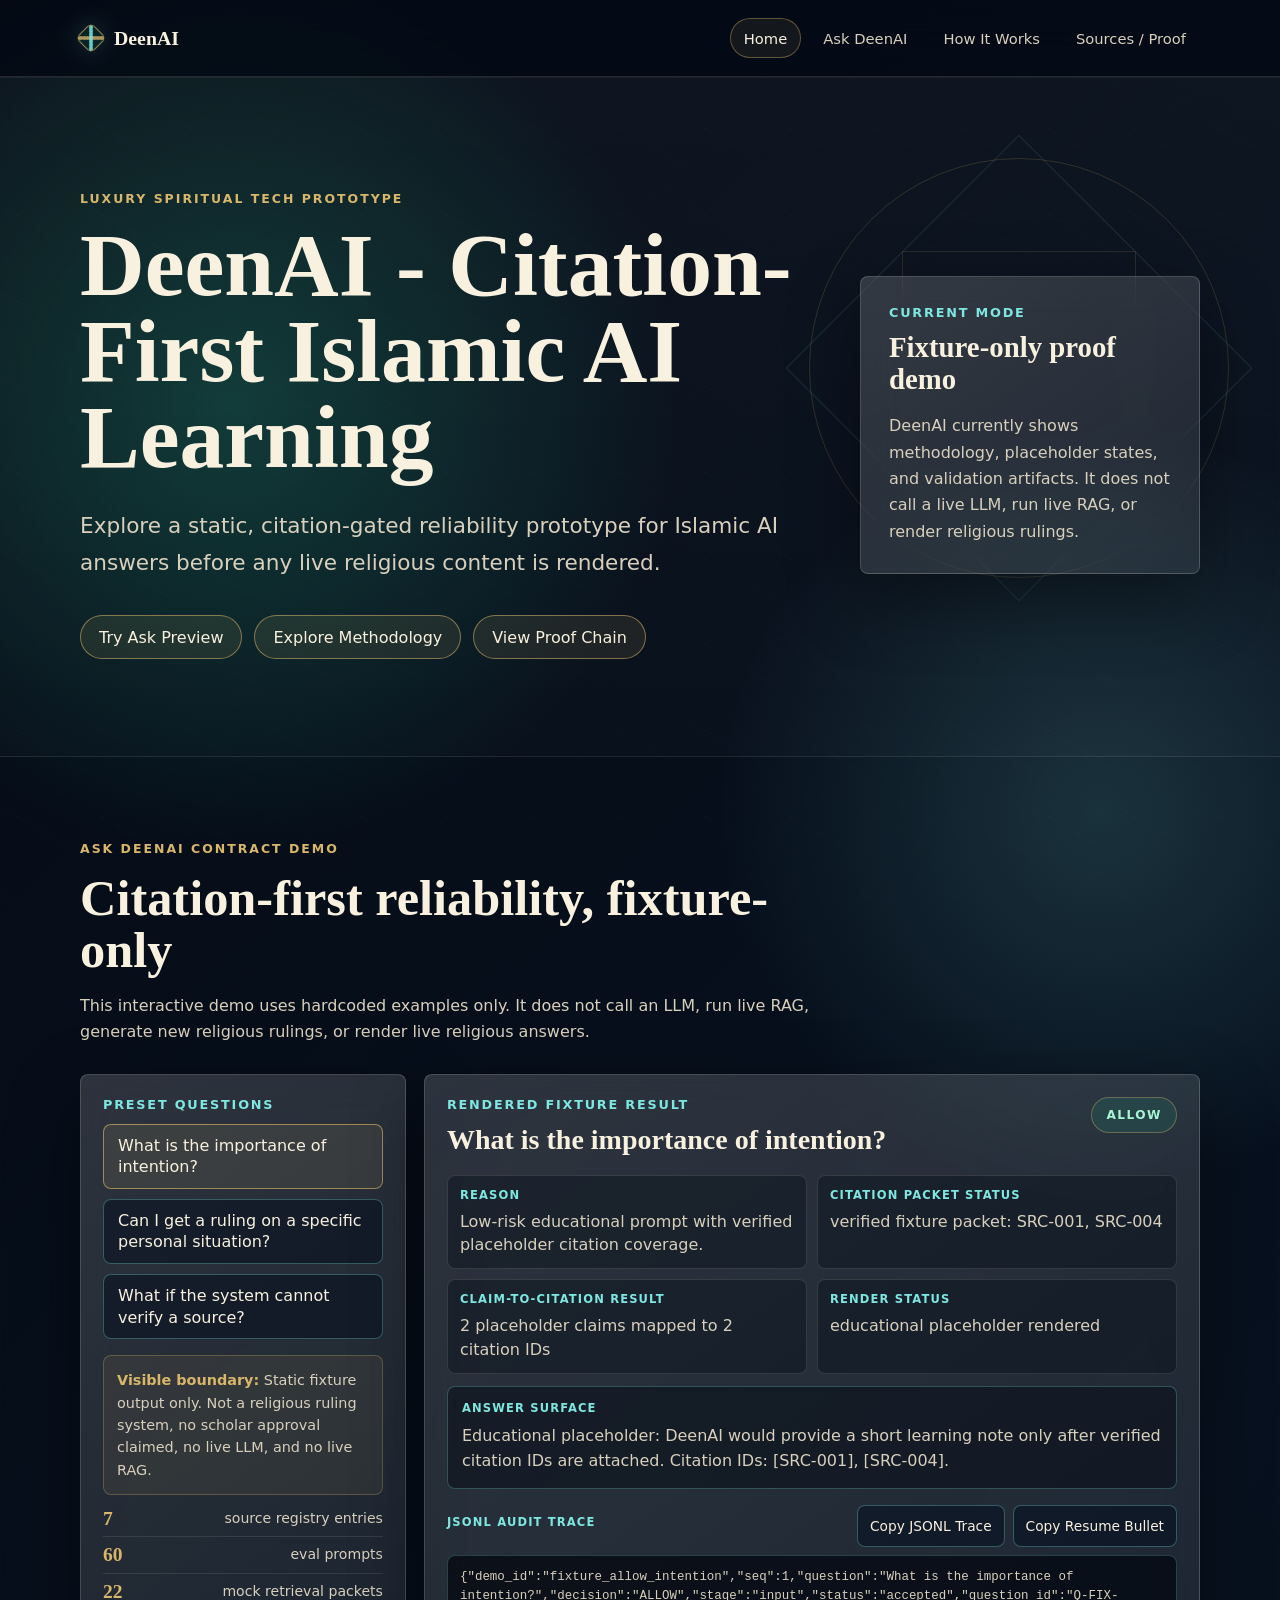
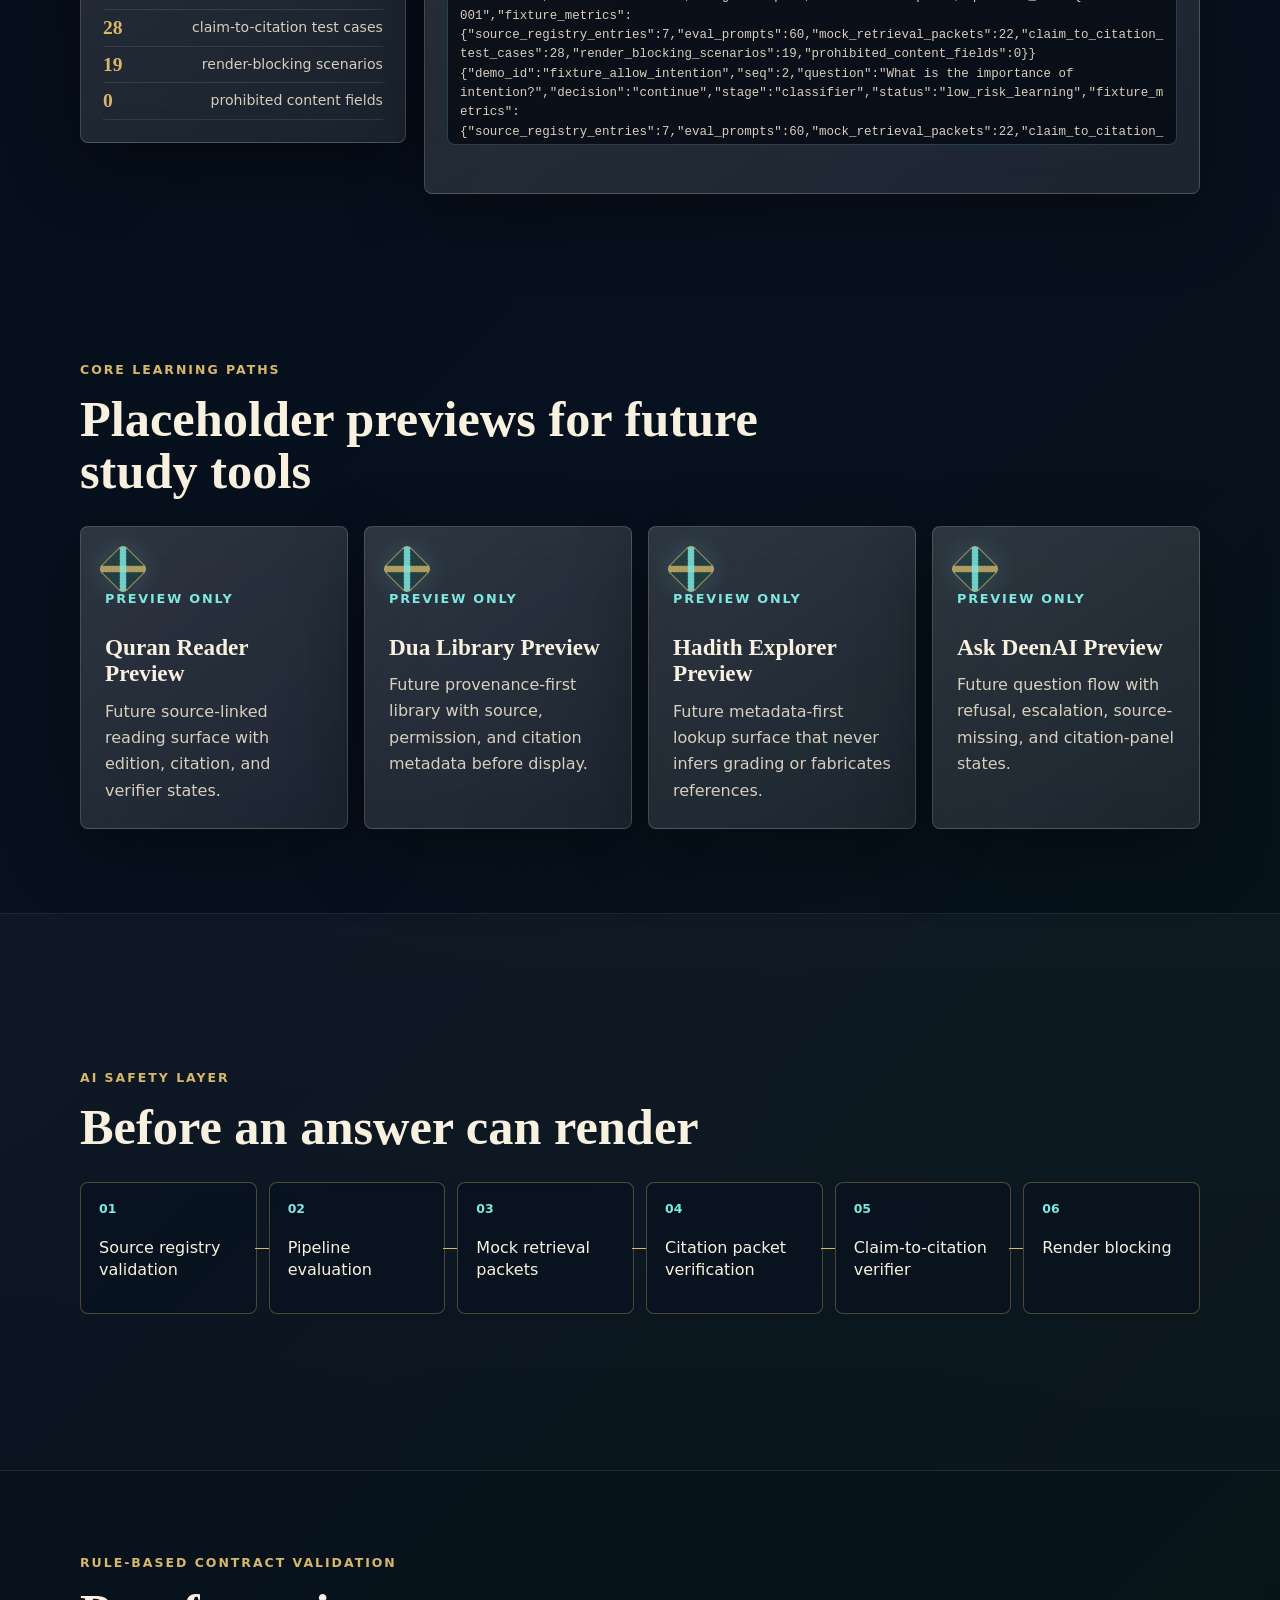
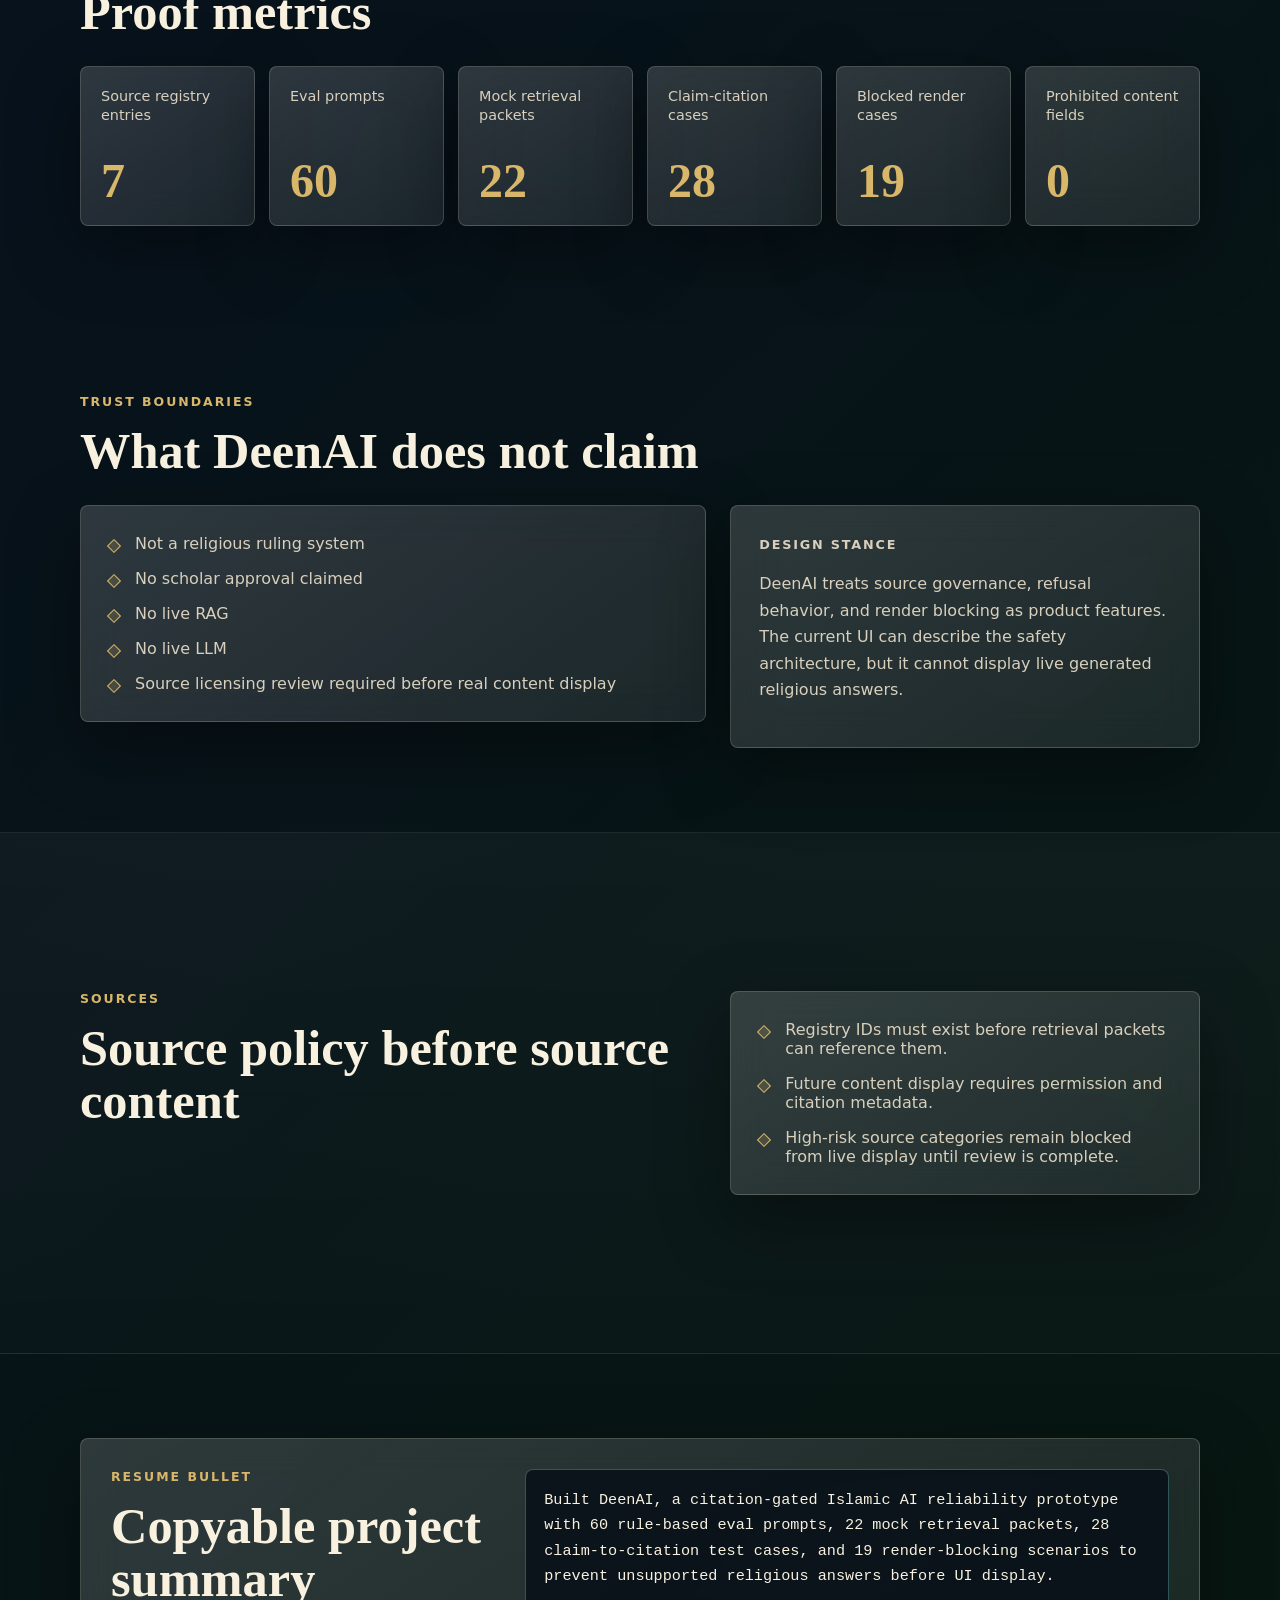
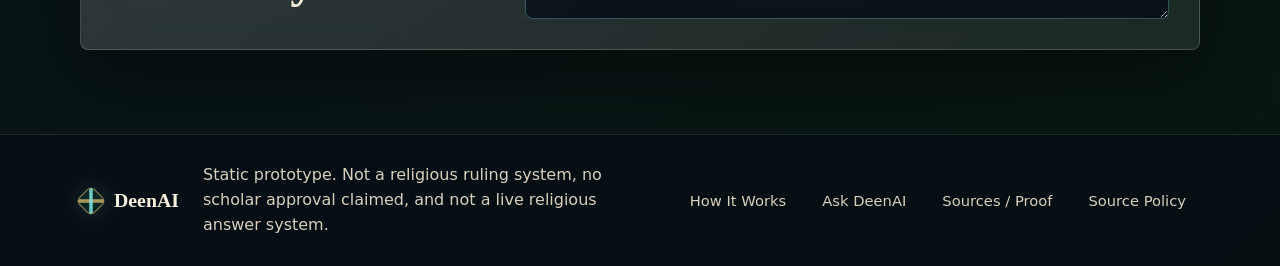
<file: index.html>
<!doctype html>
<html lang="en">
  <head>
    <meta charset="utf-8" />
    <meta name="viewport" content="width=device-width, initial-scale=1" />
    <title>DeenAI | Citation-First Islamic AI Learning</title>
    <meta
      name="description"
      content="DeenAI is a static citation-first Islamic AI learning prototype with a pre-UI safety proof chain."
    />
    <link rel="icon" href="data:," />
    <link rel="stylesheet" href="styles.css" />
  </head>
  <body>
    <header class="site-header">
      <nav class="shell nav-shell" aria-label="Primary navigation">
        <a class="brand" href="index.html" aria-label="DeenAI home">
          <span class="brand-mark" aria-hidden="true"></span>
          <span>DeenAI</span>
        </a>
        <div class="nav-links">
          <a class="active" href="index.html">Home</a>
          <a href="ask.html">Ask DeenAI</a>
          <a href="how-it-works.html">How It Works</a>
          <a href="sources.html">Sources / Proof</a>
        </div>
      </nav>
    </header>

    <main>
      <section class="home-hero section-band">
        <div class="geometric-orbit" aria-hidden="true"></div>
        <div class="shell hero-grid">
          <div class="hero-copy">
            <p class="eyebrow">Luxury spiritual tech prototype</p>
            <h1>DeenAI - Citation-First Islamic AI Learning</h1>
            <p class="subtitle">
              Explore a static, citation-gated reliability prototype for Islamic AI answers before any live religious content is rendered.
            </p>
            <div class="hero-actions" aria-label="Homepage actions">
              <a href="ask.html">Try Ask Preview</a>
              <a href="how-it-works.html">Explore Methodology</a>
              <a href="sources.html#proof">View Proof Chain</a>
            </div>
          </div>
          <aside class="hero-panel glass" aria-label="Prototype status">
            <p class="panel-label">Current mode</p>
            <strong>Fixture-only proof demo</strong>
            <span>
              DeenAI currently shows methodology, placeholder states, and validation artifacts. It does not call a live LLM, run live RAG, or render religious rulings.
            </span>
          </aside>
        </div>
      </section>

      <section class="shell contract-demo-section" aria-labelledby="contract-demo-title">
        <div class="section-heading contract-demo-heading">
          <p class="eyebrow">Ask DeenAI Contract Demo</p>
          <h2 id="contract-demo-title">Citation-first reliability, fixture-only</h2>
          <p>
            This interactive demo uses hardcoded examples only. It does not call an LLM, run live RAG, generate new religious rulings, or render live religious answers.
          </p>
        </div>
        <div class="contract-demo-grid">
          <div class="contract-control-panel glass">
            <p class="panel-label">Preset questions</p>
            <div class="contract-question-buttons" aria-label="Ask DeenAI contract demo presets">
              <button type="button" class="contract-question-button" data-contract-case="intention">
                What is the importance of intention?
              </button>
              <button type="button" class="contract-question-button" data-contract-case="personal">
                Can I get a ruling on a specific personal situation?
              </button>
              <button type="button" class="contract-question-button" data-contract-case="unverifiable">
                What if the system cannot verify a source?
              </button>
            </div>
            <div class="contract-disclaimer">
              <strong>Visible boundary:</strong>
              Static fixture output only. Not a religious ruling system, no scholar approval claimed, no live LLM, and no live RAG.
            </div>
            <div class="contract-mini-metrics" aria-label="Fixture metrics">
              <span><strong>7</strong> source registry entries</span>
              <span><strong>60</strong> eval prompts</span>
              <span><strong>22</strong> mock retrieval packets</span>
              <span><strong>28</strong> claim-to-citation test cases</span>
              <span><strong>19</strong> render-blocking scenarios</span>
              <span><strong>0</strong> prohibited content fields</span>
            </div>
          </div>

          <article class="contract-result-panel glass" aria-live="polite">
            <div class="contract-result-header">
              <div>
                <p class="panel-label">Rendered fixture result</p>
                <h3 id="contract-question">What is the importance of intention?</h3>
              </div>
              <span id="contract-decision" class="contract-decision contract-decision-allow">ALLOW</span>
            </div>
            <dl class="contract-result-list">
              <div>
                <dt>Reason</dt>
                <dd id="contract-reason"></dd>
              </div>
              <div>
                <dt>Citation packet status</dt>
                <dd id="contract-citation"></dd>
              </div>
              <div>
                <dt>Claim-to-citation result</dt>
                <dd id="contract-claim"></dd>
              </div>
              <div>
                <dt>Render status</dt>
                <dd id="contract-render"></dd>
              </div>
            </dl>
            <div class="contract-answer-box">
              <span>Answer surface</span>
              <p id="contract-answer"></p>
            </div>
            <div class="contract-trace-header">
              <span>JSONL audit trace</span>
              <div>
                <button type="button" id="copy-contract-trace">Copy JSONL Trace</button>
                <button type="button" id="copy-contract-resume">Copy Resume Bullet</button>
              </div>
            </div>
            <pre id="contract-trace" class="contract-trace-output"></pre>
            <p id="contract-copy-status" class="contract-copy-status" aria-live="polite"></p>
          </article>
        </div>
      </section>

      <section class="shell learning-section" aria-labelledby="learning-title">
        <div class="section-heading">
          <p class="eyebrow">Core Learning Paths</p>
          <h2 id="learning-title">Placeholder previews for future study tools</h2>
        </div>
        <div class="preview-grid">
          <article class="preview-card glass">
            <span class="preview-icon" aria-hidden="true"></span>
            <p class="panel-label">Preview only</p>
            <h3>Quran Reader Preview</h3>
            <p>Future source-linked reading surface with edition, citation, and verifier states.</p>
          </article>
          <article class="preview-card glass">
            <span class="preview-icon" aria-hidden="true"></span>
            <p class="panel-label">Preview only</p>
            <h3>Dua Library Preview</h3>
            <p>Future provenance-first library with source, permission, and citation metadata before display.</p>
          </article>
          <article class="preview-card glass">
            <span class="preview-icon" aria-hidden="true"></span>
            <p class="panel-label">Preview only</p>
            <h3>Hadith Explorer Preview</h3>
            <p>Future metadata-first lookup surface that never infers grading or fabricates references.</p>
          </article>
          <article class="preview-card glass">
            <span class="preview-icon" aria-hidden="true"></span>
            <p class="panel-label">Preview only</p>
            <h3>Ask DeenAI Preview</h3>
            <p>Future question flow with refusal, escalation, source-missing, and citation-panel states.</p>
          </article>
        </div>
      </section>

      <section class="section-band chain-section" aria-labelledby="safety-title">
        <div class="shell">
          <div class="section-heading">
            <p class="eyebrow">AI Safety Layer</p>
            <h2 id="safety-title">Before an answer can render</h2>
          </div>
          <ol class="chain safety-chain" aria-label="AI safety layer">
            <li>Source registry validation</li>
            <li>Pipeline evaluation</li>
            <li>Mock retrieval packets</li>
            <li>Citation packet verification</li>
            <li>Claim-to-citation verifier</li>
            <li>Render blocking</li>
          </ol>
        </div>
      </section>

      <section id="proof" class="shell metrics-section" aria-labelledby="proof-title">
        <div class="section-heading">
          <p class="eyebrow">Rule-Based Contract Validation</p>
          <h2 id="proof-title">Proof metrics</h2>
        </div>
        <div class="metric-grid">
          <article class="metric-card glass">
            <span>Source registry entries</span>
            <strong>7</strong>
          </article>
          <article class="metric-card glass">
            <span>Eval prompts</span>
            <strong>60</strong>
          </article>
          <article class="metric-card glass">
            <span>Mock retrieval packets</span>
            <strong>22</strong>
          </article>
          <article class="metric-card glass">
            <span>Claim-citation cases</span>
            <strong>28</strong>
          </article>
          <article class="metric-card glass">
            <span>Blocked render cases</span>
            <strong>19</strong>
          </article>
          <article class="metric-card glass">
            <span>Prohibited content fields</span>
            <strong>0</strong>
          </article>
        </div>
      </section>

      <section class="shell split-section" aria-labelledby="trust-title">
        <div class="section-heading">
          <p class="eyebrow">Trust Boundaries</p>
          <h2 id="trust-title">What DeenAI does not claim</h2>
        </div>
        <div class="two-column">
          <div class="glass list-panel">
            <ul class="check-list">
              <li>Not a religious ruling system</li>
              <li>No scholar approval claimed</li>
              <li>No live RAG</li>
              <li>No live LLM</li>
              <li>Source licensing review required before real content display</li>
            </ul>
          </div>
          <div class="glass method-panel">
            <p class="panel-label">Design stance</p>
            <p>
              DeenAI treats source governance, refusal behavior, and render blocking as product features. The current UI can describe the safety architecture, but it cannot display live generated religious answers.
            </p>
          </div>
        </div>
      </section>

      <section id="sources" class="section-band limitations-section" aria-labelledby="sources-title">
        <div class="shell two-column">
          <div>
            <p class="eyebrow">Sources</p>
            <h2 id="sources-title">Source policy before source content</h2>
          </div>
          <div class="glass list-panel">
            <ul class="muted-list">
              <li>Registry IDs must exist before retrieval packets can reference them.</li>
              <li>Future content display requires permission and citation metadata.</li>
              <li>High-risk source categories remain blocked from live display until review is complete.</li>
            </ul>
          </div>
        </div>
      </section>

      <section class="shell resume-section" aria-labelledby="resume-title">
        <div class="resume-card glass">
          <div>
            <p class="eyebrow">Resume Bullet</p>
            <h2 id="resume-title">Copyable project summary</h2>
          </div>
          <label for="homepage-resume-bullet" class="sr-only">Copyable resume bullet</label>
          <textarea id="homepage-resume-bullet" readonly>Built DeenAI, a citation-gated Islamic AI reliability prototype with 60 rule-based eval prompts, 22 mock retrieval packets, 28 claim-to-citation test cases, and 19 render-blocking scenarios to prevent unsupported religious answers before UI display.</textarea>
        </div>
      </section>
    </main>

    <footer class="site-footer">
      <div class="shell footer-grid">
        <a class="brand" href="index.html" aria-label="DeenAI home">
          <span class="brand-mark" aria-hidden="true"></span>
          <span>DeenAI</span>
        </a>
        <p>
          Static prototype. Not a religious ruling system, no scholar approval claimed, and not a live religious answer system.
        </p>
        <div class="footer-links">
          <a href="how-it-works.html">How It Works</a>
          <a href="ask.html">Ask DeenAI</a>
          <a href="sources.html">Sources / Proof</a>
          <a href="docs/DEENAI_SOURCE_POLICY.md">Source Policy</a>
        </div>
      </div>
    </footer>
    <script src="scripts/deenai_contract_demo.js"></script>
  </body>
</html>
</file>
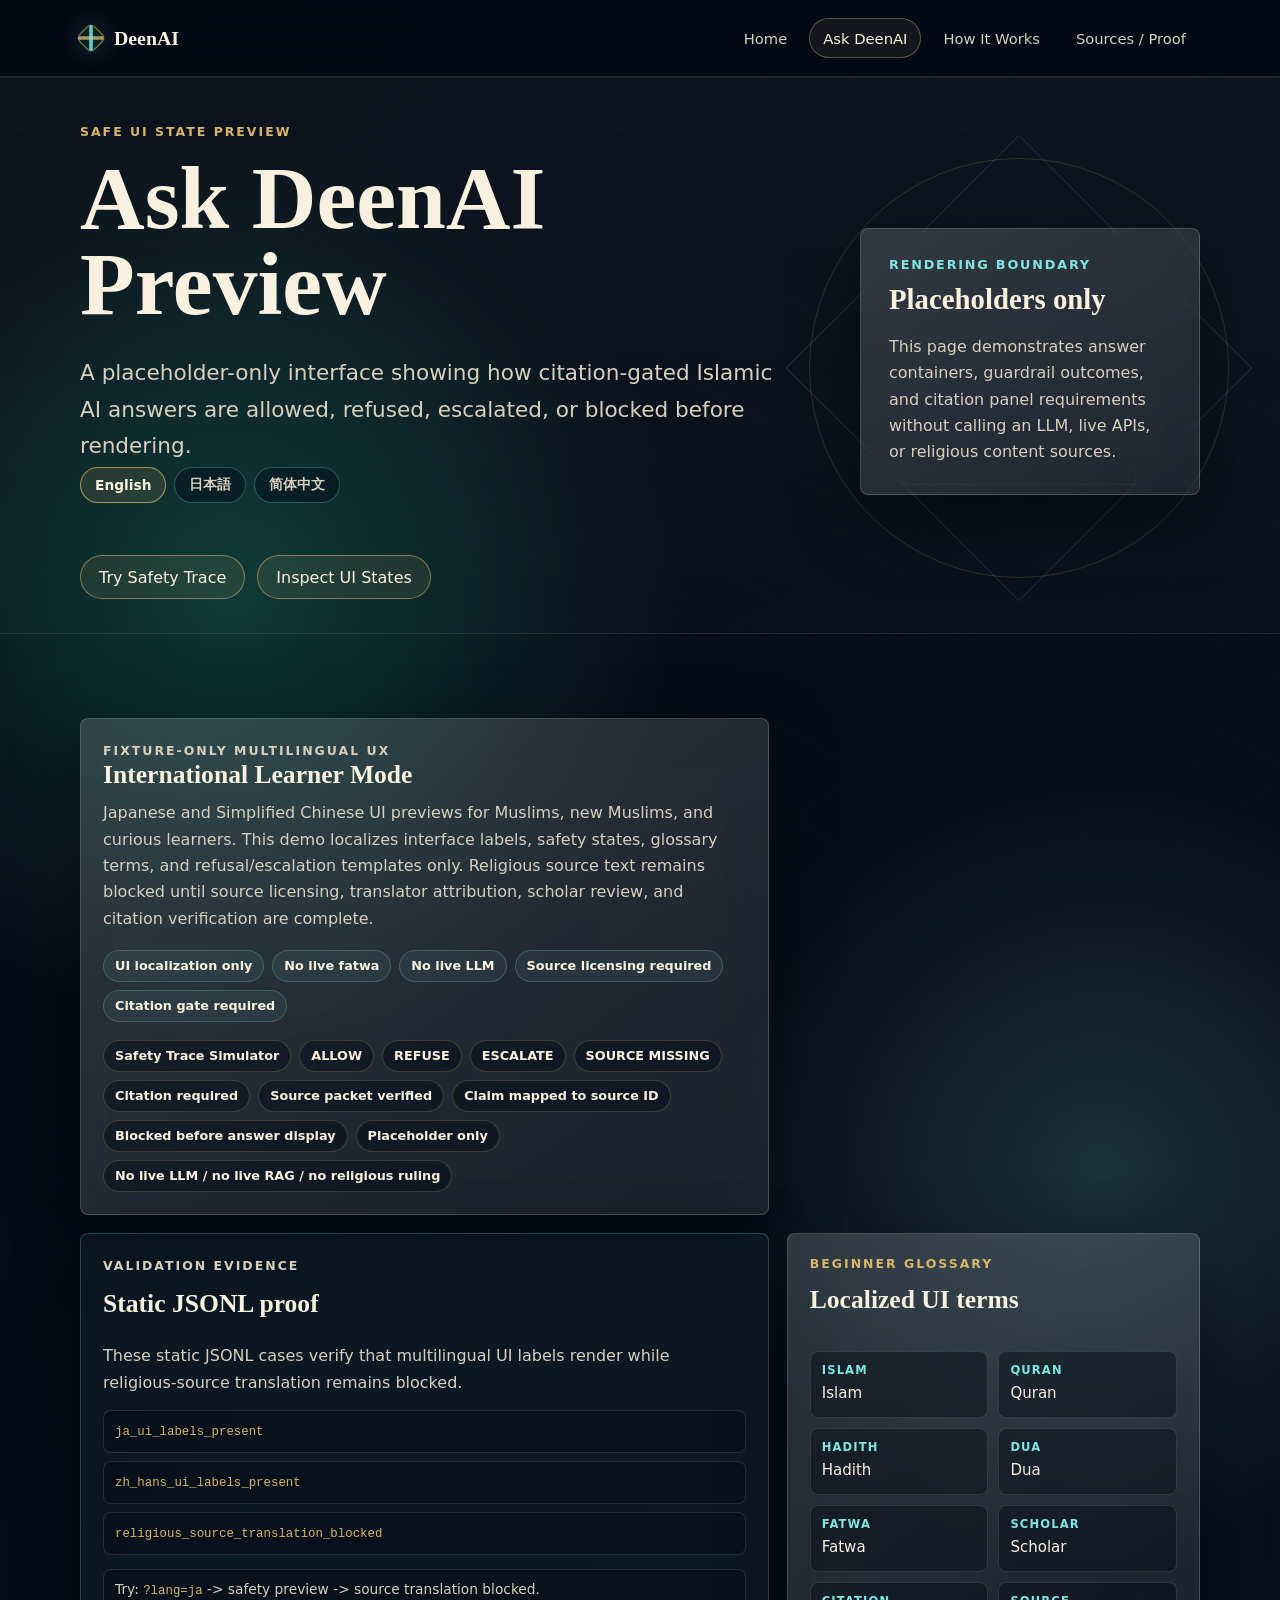
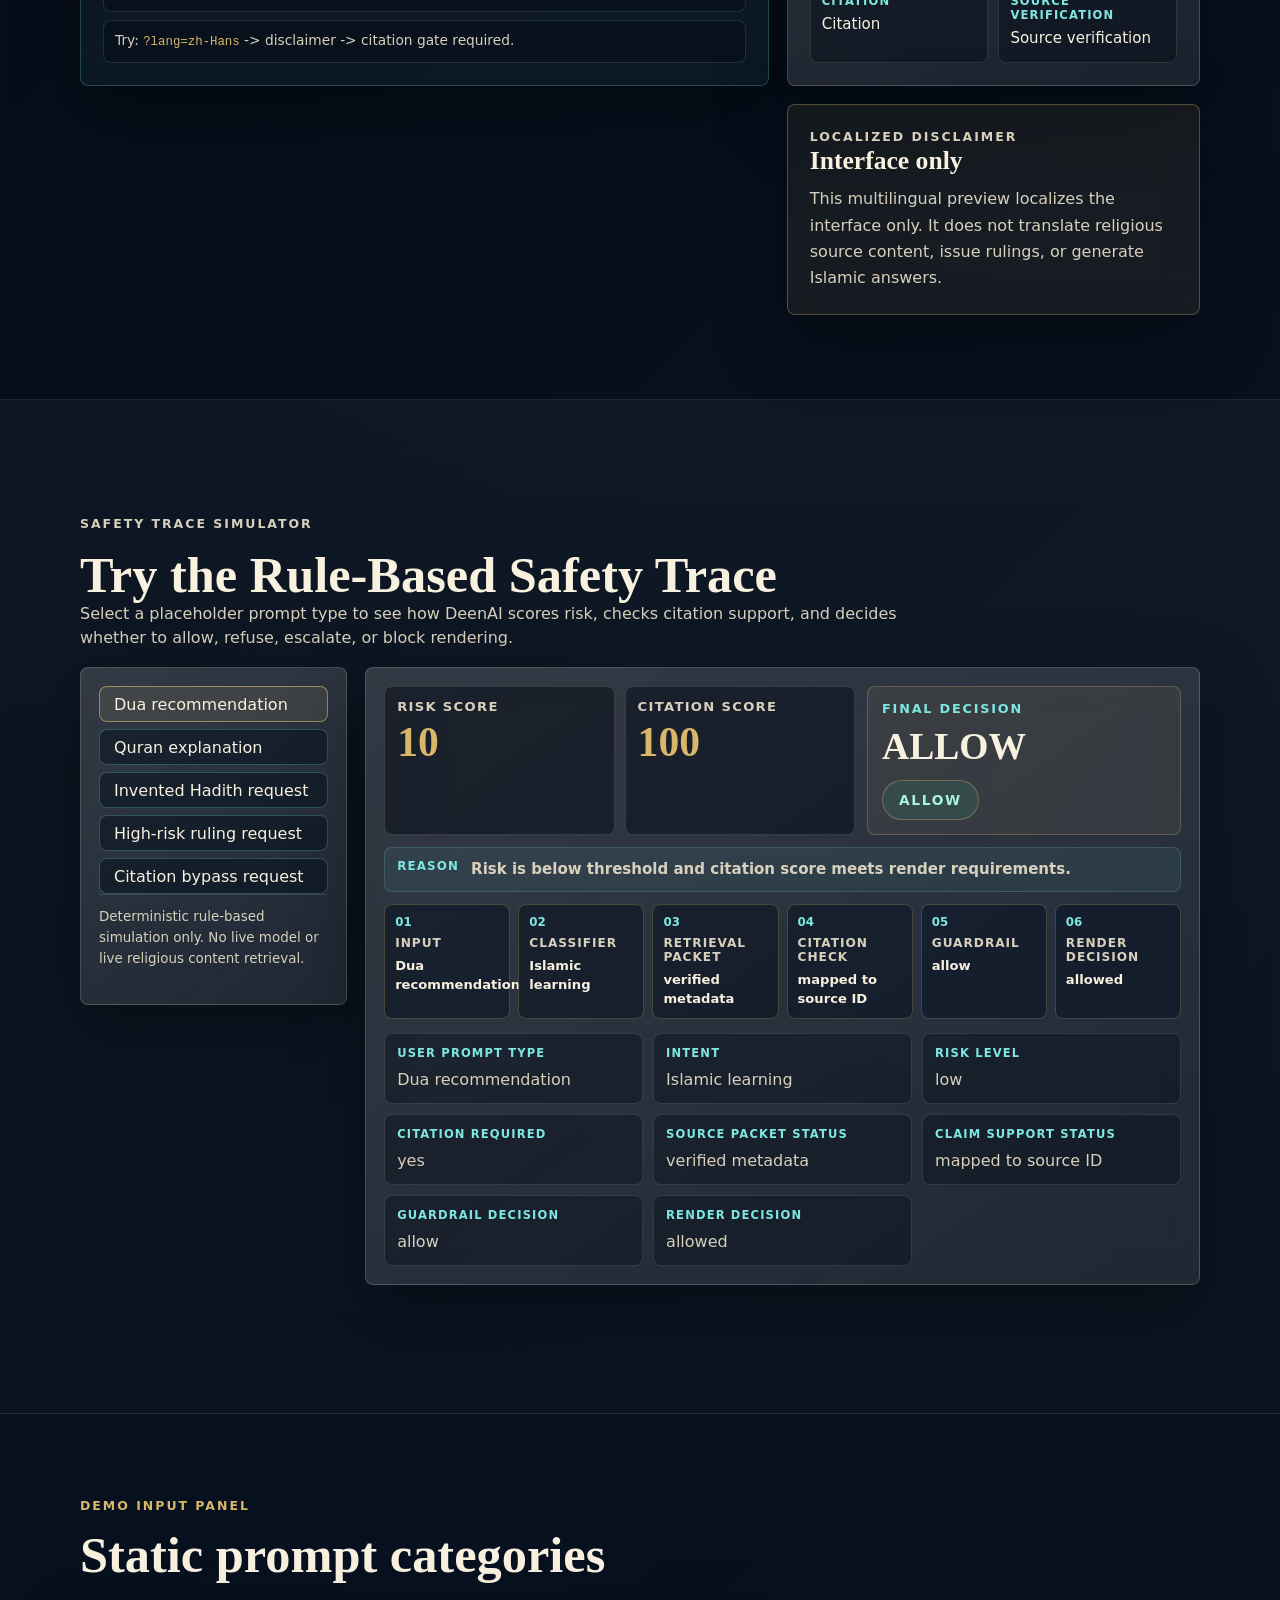
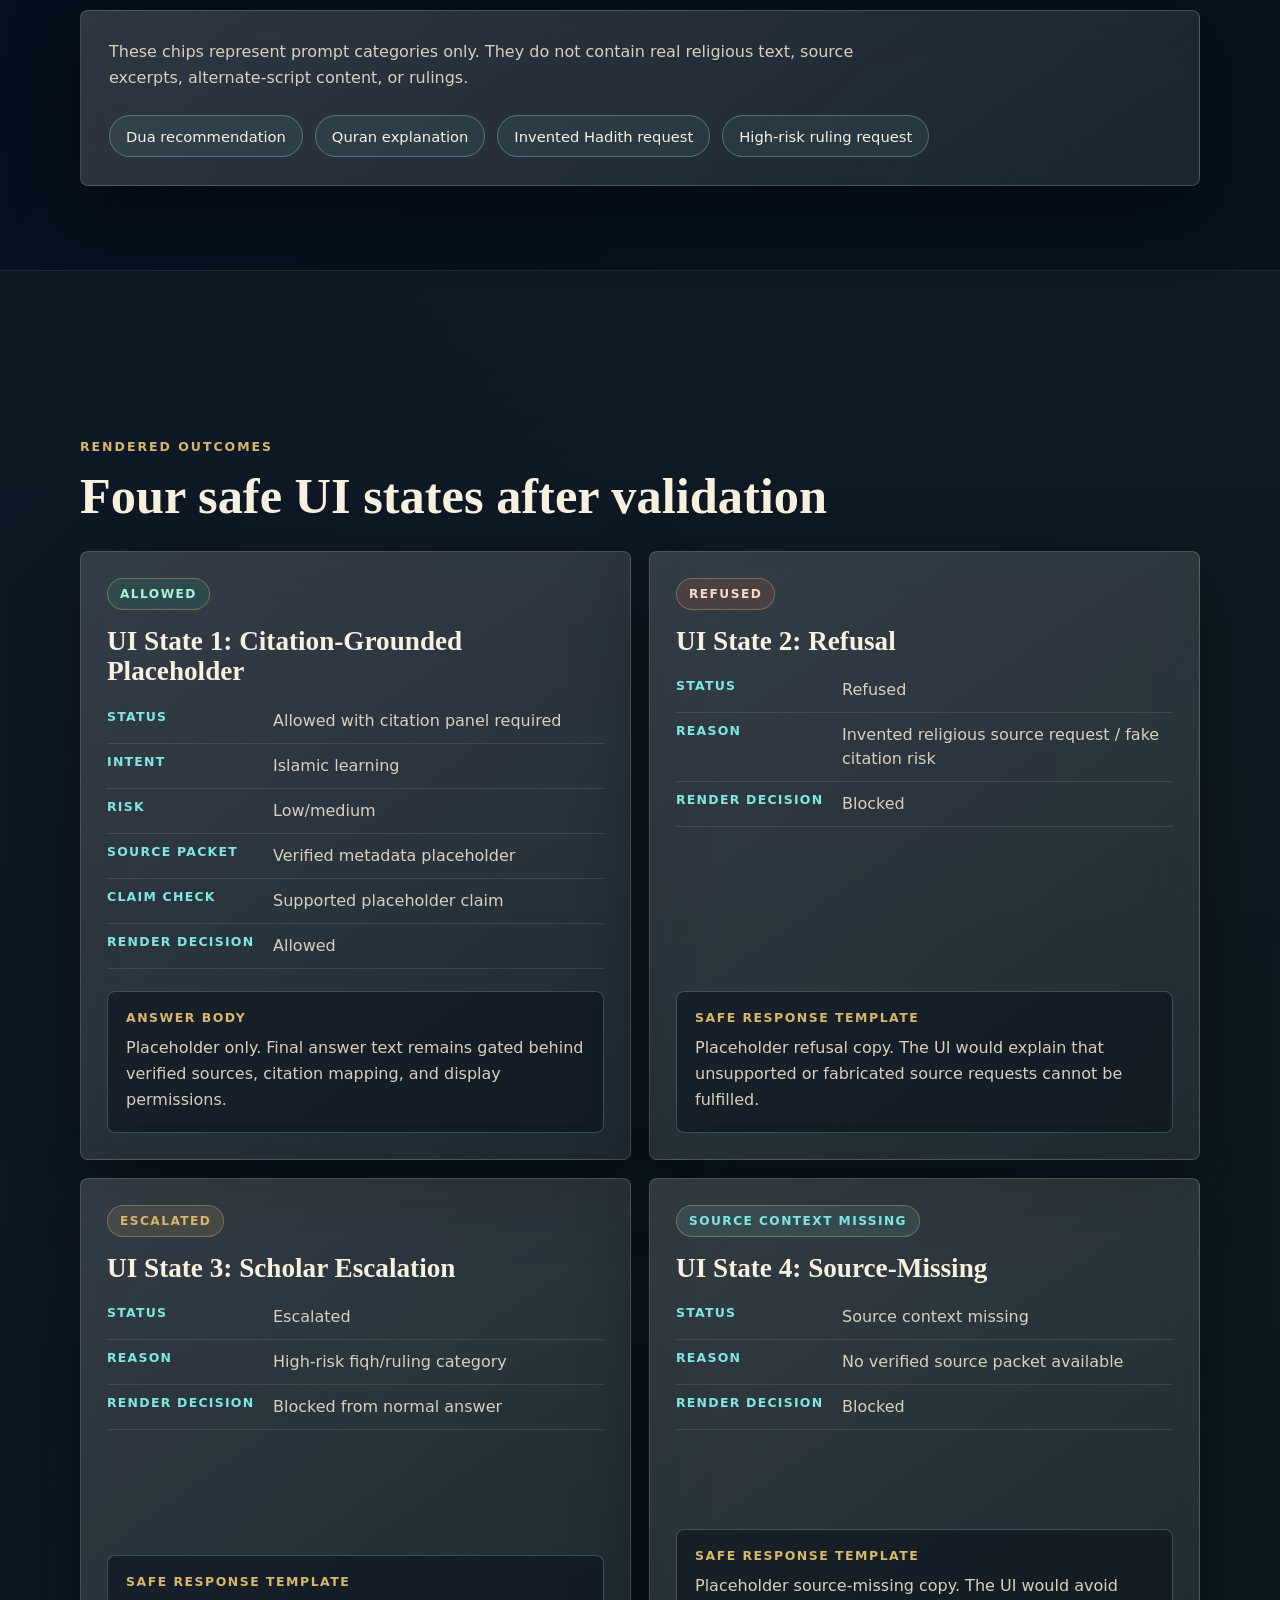
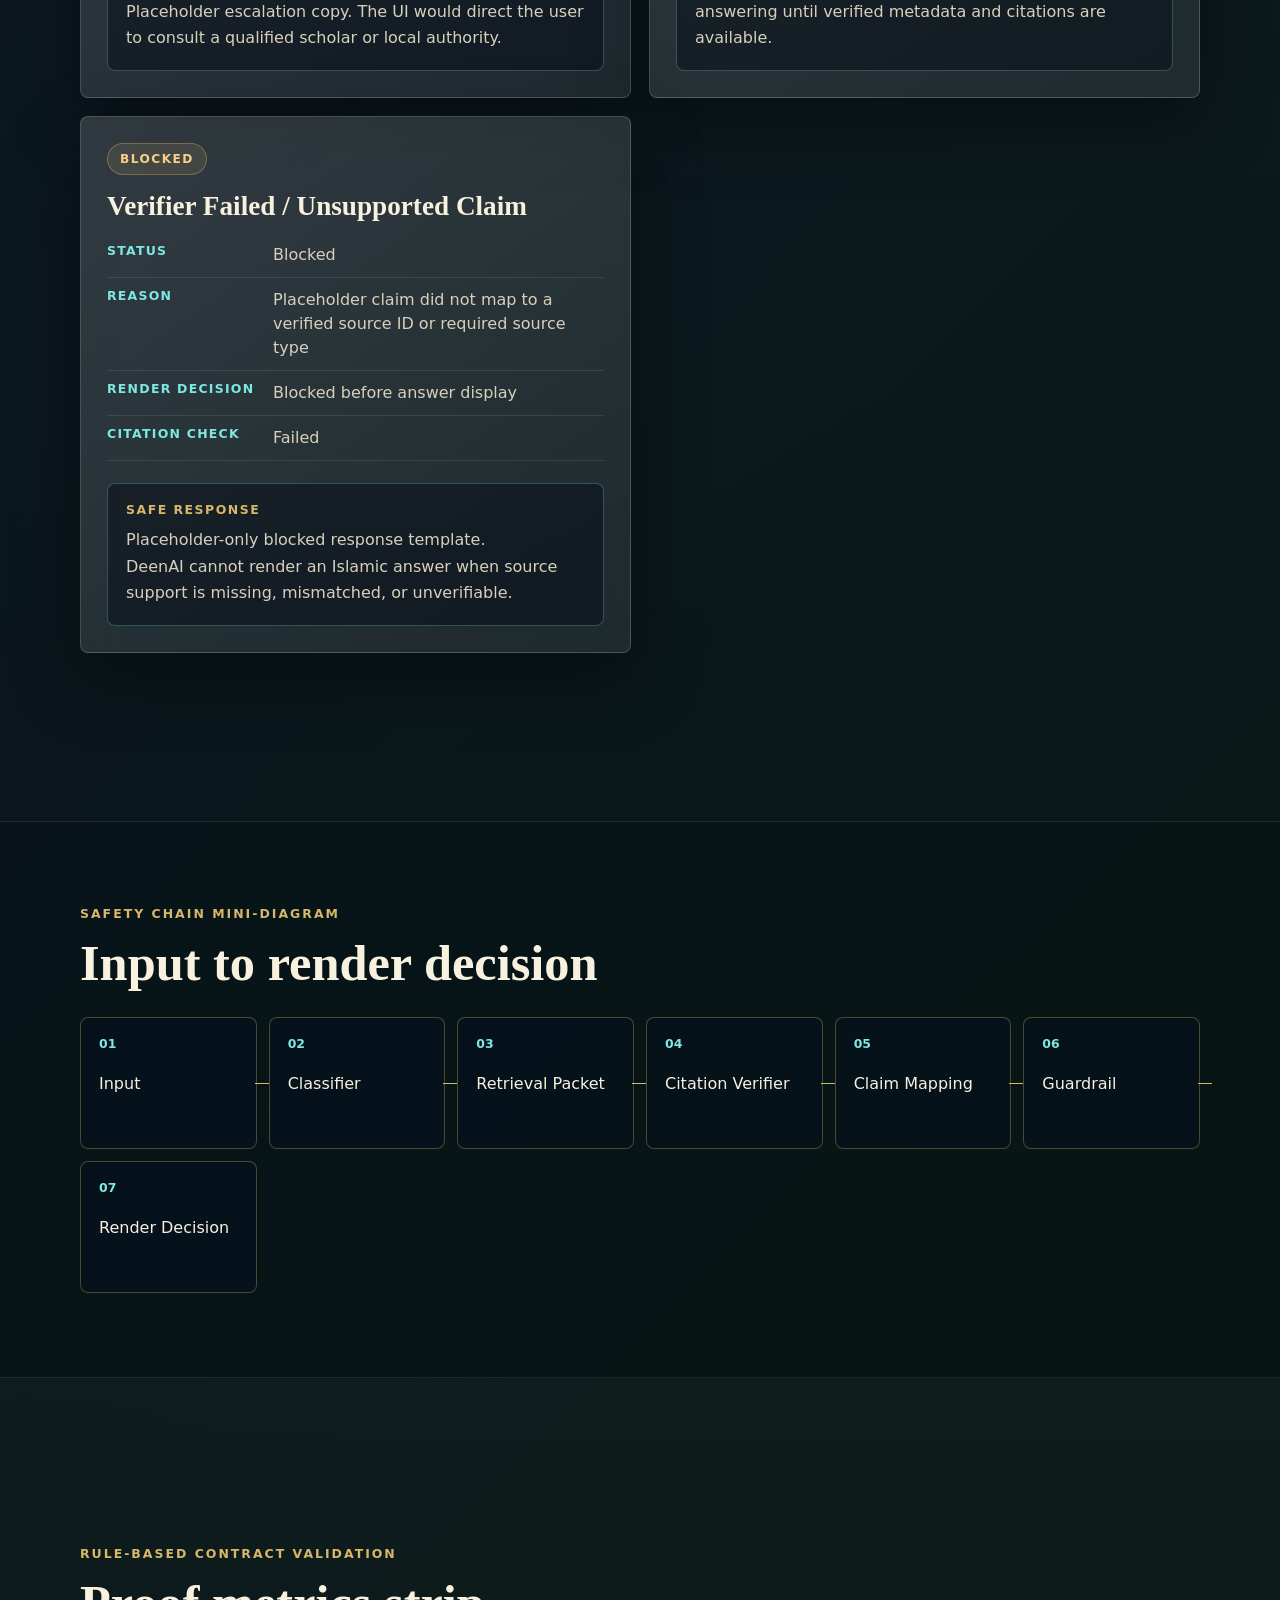
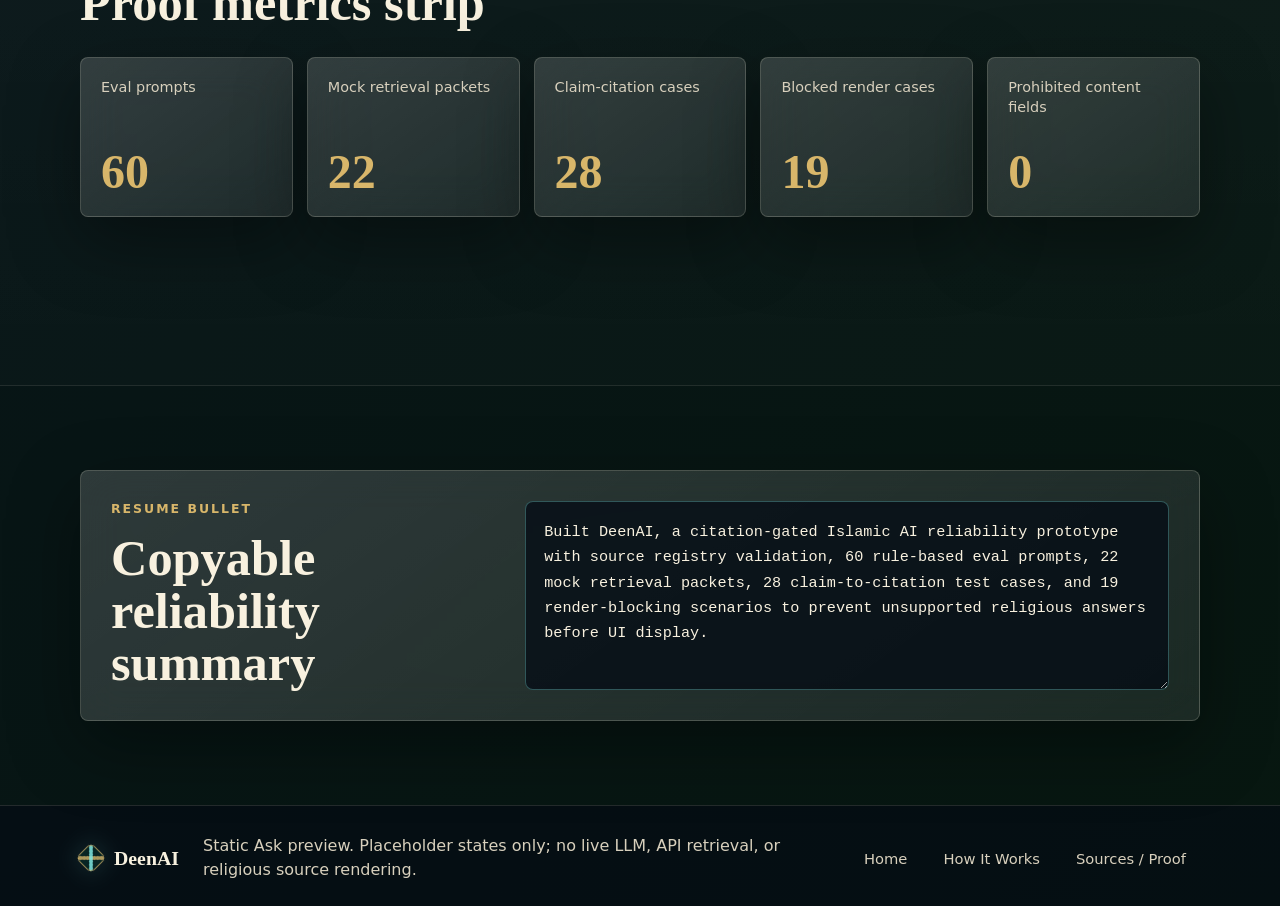
<file: ask.html>
<!doctype html>
<html lang="en">
  <head>
    <meta charset="utf-8" />
    <meta name="viewport" content="width=device-width, initial-scale=1" />
    <title>Ask DeenAI Preview | Safe UI States</title>
    <meta
      name="description"
      content="A placeholder-only DeenAI interface preview showing allowed, refused, escalated, and source-missing answer states."
    />
    <link rel="icon" href="data:," />
    <link rel="stylesheet" href="styles.css" />
  </head>
  <body>
    <header class="site-header">
      <nav class="shell nav-shell" aria-label="Primary navigation">
        <a class="brand" href="index.html" aria-label="DeenAI home">
          <span class="brand-mark" aria-hidden="true"></span>
          <span>DeenAI</span>
        </a>
        <div class="nav-links">
          <a href="index.html">Home</a>
          <a class="active" href="ask.html">Ask DeenAI</a>
          <a href="how-it-works.html">How It Works</a>
          <a href="sources.html">Sources / Proof</a>
        </div>
      </nav>
    </header>

    <main>
      <section class="hero ask-hero section-band">
        <div class="geometric-orbit" aria-hidden="true"></div>
        <div class="shell hero-grid">
          <div class="hero-copy">
            <p class="eyebrow">Safe UI state preview</p>
            <h1 data-i18n="askPreview">Ask DeenAI Preview</h1>
            <p class="subtitle">
              A placeholder-only interface showing how citation-gated Islamic AI answers are allowed, refused, escalated, or blocked before rendering.
            </p>
            <div class="language-selector" role="group" aria-label="International learner language selector">
              <button class="language-option active" type="button" data-lang="en" aria-pressed="true">English</button>
              <button class="language-option" type="button" data-lang="ja" aria-pressed="false">日本語</button>
              <button class="language-option" type="button" data-lang="zh-Hans" aria-pressed="false">简体中文</button>
            </div>
            <div class="hero-actions" aria-label="Ask preview actions">
              <a href="#simulator">Try Safety Trace</a>
              <a href="#states">Inspect UI States</a>
            </div>
          </div>
          <aside class="hero-panel glass" aria-label="Preview mode">
            <p class="panel-label">Rendering boundary</p>
            <strong>Placeholders only</strong>
            <span>
              This page demonstrates answer containers, guardrail outcomes, and citation panel requirements without calling an LLM, live APIs, or religious content sources.
            </span>
          </aside>
        </div>
      </section>

      <section id="international-mode" class="shell international-section" aria-labelledby="international-title">
        <div class="international-grid">
          <article class="glass international-card">
            <div>
              <p class="eyebrow">Fixture-only multilingual UX</p>
              <h2 id="international-title">International Learner Mode</h2>
              <p>
                Japanese and Simplified Chinese UI previews for Muslims, new Muslims, and curious learners. This demo localizes interface labels, safety states, glossary terms, and refusal/escalation templates only. Religious source text remains blocked until source licensing, translator attribution, scholar review, and citation verification are complete.
              </p>
            </div>
            <div class="trust-chip-row" aria-label="International learner mode trust boundaries">
              <span data-i18n="chipUiOnly">UI localization only</span>
              <span data-i18n="chipNoFatwa">No live fatwa</span>
              <span data-i18n="chipNoLlm">No live LLM</span>
              <span data-i18n="chipLicensing">Source licensing required</span>
              <span data-i18n="chipCitationGate">Citation gate required</span>
            </div>
            <div class="localized-label-grid" aria-label="Localized safety labels preview">
              <span data-i18n="safetyTraceSimulator">Safety Trace Simulator</span>
              <span data-i18n="allow">ALLOW</span>
              <span data-i18n="refuse">REFUSE</span>
              <span data-i18n="escalate">ESCALATE</span>
              <span data-i18n="sourceMissing">SOURCE MISSING</span>
              <span data-i18n="citationRequired">Citation required</span>
              <span data-i18n="sourcePacketVerified">Source packet verified</span>
              <span data-i18n="claimMapped">Claim mapped to source ID</span>
              <span data-i18n="blockedBeforeDisplay">Blocked before answer display</span>
              <span data-i18n="placeholderOnly">Placeholder only</span>
              <span data-i18n="noLiveBoundary">No live LLM / no live RAG / no religious ruling</span>
            </div>
          </article>

          <article class="glass validation-evidence-panel" aria-labelledby="validation-evidence-title">
            <p class="eyebrow">Validation Evidence</p>
            <h2 id="validation-evidence-title">Static JSONL proof</h2>
            <p>
              These static JSONL cases verify that multilingual UI labels render while religious-source &#116;ranslation remains blocked.
            </p>
            <ul class="validation-artifact-list" aria-label="International learner mode validation artifacts">
              <li><code>ja_ui_labels_present</code></li>
              <li><code>zh_hans_ui_labels_present</code></li>
              <li><code>religious_source_&#116;ranslation_blocked</code></li>
            </ul>
            <div class="reviewer-path-lines" aria-label="International learner mode reviewer path">
              <span>Try: <code>?lang=ja</code> -> safety preview -> source &#116;ranslation blocked.</span>
              <span>Try: <code>?lang=zh-Hans</code> -> disclaimer -> citation gate required.</span>
            </div>
          </article>

          <article class="glass glossary-panel" aria-labelledby="glossary-title">
            <div>
              <p class="eyebrow">Beginner Glossary</p>
              <h2 id="glossary-title">Localized UI terms</h2>
            </div>
            <dl class="glossary-grid">
              <div>
                <dt>Islam</dt>
                <dd data-term="islam">Islam</dd>
              </div>
              <div>
                <dt>Quran</dt>
                <dd data-term="quran">Quran</dd>
              </div>
              <div>
                <dt>Hadith</dt>
                <dd data-term="hadith">Hadith</dd>
              </div>
              <div>
                <dt>Dua</dt>
                <dd data-term="dua">Dua</dd>
              </div>
              <div>
                <dt>Fatwa</dt>
                <dd data-term="fatwa">Fatwa</dd>
              </div>
              <div>
                <dt>Scholar</dt>
                <dd data-term="scholar">Scholar</dd>
              </div>
              <div>
                <dt>Citation</dt>
                <dd data-term="citation">Citation</dd>
              </div>
              <div>
                <dt>Source verification</dt>
                <dd data-term="sourceVerification">Source verification</dd>
              </div>
            </dl>
          </article>

          <article class="glass disclaimer-panel" aria-labelledby="international-disclaimer-title">
            <p class="eyebrow">Localized Disclaimer</p>
            <h2 id="international-disclaimer-title">Interface only</h2>
            <p data-i18n="localizedDisclaimer">
              This multilingual preview localizes the interface only. It does not translate religious source content, issue rulings, or generate Islamic answers.
            </p>
          </article>
        </div>
      </section>

      <section id="simulator" class="section-band simulator-section" aria-labelledby="simulator-title">
        <div class="shell">
          <div class="section-heading simulator-heading">
            <p class="eyebrow" data-i18n="safetyTraceSimulator">Safety Trace Simulator</p>
            <h2 id="simulator-title">Try the Rule-Based Safety Trace</h2>
            <p>
              Select a placeholder prompt type to see how DeenAI scores risk, checks citation support, and decides whether to allow, refuse, escalate, or block rendering.
            </p>
          </div>
          <div class="simulator-layout">
            <div class="glass simulator-panel">
              <div class="trace-chip-grid" aria-label="Safety trace simulator prompt chips">
                <button class="trace-chip active" type="button" data-trace-prompt="dua">Dua recommendation</button>
                <button class="trace-chip" type="button" data-trace-prompt="quran">Quran explanation</button>
                <button class="trace-chip" type="button" data-trace-prompt="invented">Invented Hadith request</button>
                <button class="trace-chip" type="button" data-trace-prompt="high-risk">High-risk ruling request</button>
                <button class="trace-chip" type="button" data-trace-prompt="bypass">Citation bypass request</button>
              </div>
              <p class="simulator-note">
                Deterministic rule-based simulation only. No live model or live religious content retrieval.
              </p>
            </div>

            <div class="glass trace-output" aria-live="polite">
              <div class="decision-console">
                <div class="score-grid">
                  <article class="score-card">
                    <span>Risk score</span>
                    <strong id="trace-risk-score">10</strong>
                  </article>
                  <article class="score-card">
                    <span>Citation score</span>
                    <strong id="trace-citation-score">100</strong>
                  </article>
                </div>
                <div class="decision-summary">
                  <p class="panel-label">Final Decision</p>
                  <h3 id="trace-decision-title">ALLOW</h3>
                  <span id="trace-decision-badge" class="decision-badge decision-allow">ALLOW</span>
                </div>
              </div>

              <div class="trace-reason-line">
                <span>Reason</span>
                <strong id="trace-reason">Risk is below threshold and citation score meets render requirements.</strong>
              </div>

              <ol id="trace-chain" class="trace-chain" aria-label="Deterministic safety trace">
                <li>
                  <span>Input</span>
                  <strong>Dua recommendation</strong>
                </li>
                <li>
                  <span>Classifier</span>
                  <strong>Islamic learning</strong>
                </li>
                <li>
                  <span>Retrieval Packet</span>
                  <strong>Verified metadata</strong>
                </li>
                <li>
                  <span>Citation Check</span>
                  <strong>Supported</strong>
                </li>
                <li>
                  <span>Guardrail</span>
                  <strong>Allow</strong>
                </li>
                <li>
                  <span>Render Decision</span>
                  <strong>Allowed</strong>
                </li>
              </ol>

              <dl class="trace-detail-grid trace-detail-secondary">
                <div>
                  <dt>User prompt type</dt>
                  <dd id="trace-prompt-type">Dua recommendation</dd>
                </div>
                <div>
                  <dt>Intent</dt>
                  <dd id="trace-intent">Islamic learning</dd>
                </div>
                <div>
                  <dt>Risk level</dt>
                  <dd id="trace-risk-level">low</dd>
                </div>
                <div>
                  <dt>Citation required</dt>
                  <dd id="trace-citation-required">yes</dd>
                </div>
                <div>
                  <dt>Source packet status</dt>
                  <dd id="trace-source-status">verified metadata</dd>
                </div>
                <div>
                  <dt>Claim support status</dt>
                  <dd id="trace-claim-status">mapped to source ID</dd>
                </div>
                <div>
                  <dt>Guardrail decision</dt>
                  <dd id="trace-guardrail-decision">allow</dd>
                </div>
                <div>
                  <dt>Render decision</dt>
                  <dd id="trace-render-decision">allowed</dd>
                </div>
              </dl>
            </div>
          </div>
        </div>
      </section>

      <section id="demo-input" class="shell ask-section" aria-labelledby="demo-input-title">
        <div class="section-heading">
          <p class="eyebrow">Demo Input Panel</p>
          <h2 id="demo-input-title">Static prompt categories</h2>
        </div>
        <div class="demo-input-panel glass">
          <p>
            These chips represent prompt categories only. They do not contain real religious text, source excerpts, alternate-script content, or rulings.
          </p>
          <div class="prompt-chip-grid" aria-label="Static sample prompt chips">
            <span class="prompt-chip">Dua recommendation</span>
            <span class="prompt-chip">Quran explanation</span>
            <span class="prompt-chip">Invented Hadith request</span>
            <span class="prompt-chip">High-risk ruling request</span>
          </div>
        </div>
      </section>

      <section id="states" class="section-band state-section" aria-labelledby="states-title">
        <div class="shell">
          <div class="section-heading">
            <p class="eyebrow">Rendered Outcomes</p>
            <h2 id="states-title">Four safe UI states after validation</h2>
          </div>
          <div class="state-grid">
            <article class="state-card glass">
              <div class="state-header">
                <span class="status-badge status-allowed">Allowed</span>
                <h3>UI State 1: Citation-Grounded Placeholder</h3>
              </div>
              <dl class="state-meta">
                <div>
                  <dt>Status</dt>
                  <dd>Allowed with citation panel required</dd>
                </div>
                <div>
                  <dt>Intent</dt>
                  <dd>Islamic learning</dd>
                </div>
                <div>
                  <dt>Risk</dt>
                  <dd>Low/medium</dd>
                </div>
                <div>
                  <dt>Source packet</dt>
                  <dd>Verified metadata placeholder</dd>
                </div>
                <div>
                  <dt>Claim check</dt>
                  <dd>Supported placeholder claim</dd>
                </div>
                <div>
                  <dt>Render decision</dt>
                  <dd>Allowed</dd>
                </div>
              </dl>
              <div class="placeholder-box">
                <span>Answer body</span>
                <p>Placeholder only. Final answer text remains gated behind verified sources, citation mapping, and display permissions.</p>
              </div>
            </article>

            <article class="state-card glass">
              <div class="state-header">
                <span class="status-badge status-refused">Refused</span>
                <h3>UI State 2: Refusal</h3>
              </div>
              <dl class="state-meta">
                <div>
                  <dt>Status</dt>
                  <dd>Refused</dd>
                </div>
                <div>
                  <dt>Reason</dt>
                  <dd>Invented religious source request / fake citation risk</dd>
                </div>
                <div>
                  <dt>Render decision</dt>
                  <dd>Blocked</dd>
                </div>
              </dl>
              <div class="placeholder-box">
                <span>Safe response template</span>
                <p>Placeholder refusal copy. The UI would explain that unsupported or fabricated source requests cannot be fulfilled.</p>
              </div>
            </article>

            <article class="state-card glass">
              <div class="state-header">
                <span class="status-badge status-escalated">Escalated</span>
                <h3>UI State 3: Scholar Escalation</h3>
              </div>
              <dl class="state-meta">
                <div>
                  <dt>Status</dt>
                  <dd>Escalated</dd>
                </div>
                <div>
                  <dt>Reason</dt>
                  <dd>High-risk fiqh/ruling category</dd>
                </div>
                <div>
                  <dt>Render decision</dt>
                  <dd>Blocked from normal answer</dd>
                </div>
              </dl>
              <div class="placeholder-box">
                <span>Safe response template</span>
                <p>Placeholder escalation copy. The UI would direct the user to consult a qualified scholar or local authority.</p>
              </div>
            </article>

            <article class="state-card glass">
              <div class="state-header">
                <span class="status-badge status-missing">Source context missing</span>
                <h3>UI State 4: Source-Missing</h3>
              </div>
              <dl class="state-meta">
                <div>
                  <dt>Status</dt>
                  <dd>Source context missing</dd>
                </div>
                <div>
                  <dt>Reason</dt>
                  <dd>No verified source packet available</dd>
                </div>
                <div>
                  <dt>Render decision</dt>
                  <dd>Blocked</dd>
                </div>
              </dl>
              <div class="placeholder-box">
                <span>Safe response template</span>
                <p>Placeholder source-missing copy. The UI would avoid answering until verified metadata and citations are available.</p>
              </div>
            </article>

            <article class="state-card glass">
              <div class="state-header">
                <span class="status-badge status-blocked">Blocked</span>
                <h3>Verifier Failed / Unsupported Claim</h3>
              </div>
              <dl class="state-meta">
                <div>
                  <dt>Status</dt>
                  <dd>Blocked</dd>
                </div>
                <div>
                  <dt>Reason</dt>
                  <dd>Placeholder claim did not map to a verified source ID or required source type</dd>
                </div>
                <div>
                  <dt>Render decision</dt>
                  <dd>Blocked before answer display</dd>
                </div>
                <div>
                  <dt>Citation check</dt>
                  <dd>Failed</dd>
                </div>
              </dl>
              <div class="placeholder-box">
                <span>Safe response</span>
                <p>Placeholder-only blocked response template.</p>
                <p>DeenAI cannot render an Islamic answer when source support is missing, mismatched, or unverifiable.</p>
              </div>
            </article>
          </div>
        </div>
      </section>

      <section class="shell chain-section" aria-labelledby="mini-chain-title">
        <div class="section-heading">
          <p class="eyebrow">Safety Chain Mini-Diagram</p>
          <h2 id="mini-chain-title">Input to render decision</h2>
        </div>
        <ol class="chain mini-chain" aria-label="Ask DeenAI safety chain">
          <li>Input</li>
          <li>Classifier</li>
          <li>Retrieval Packet</li>
          <li>Citation Verifier</li>
          <li>Claim Mapping</li>
          <li>Guardrail</li>
          <li>Render Decision</li>
        </ol>
      </section>

      <section class="section-band metrics-section" aria-labelledby="ask-metrics-title">
        <div class="shell">
          <div class="section-heading">
            <p class="eyebrow">Rule-Based Contract Validation</p>
            <h2 id="ask-metrics-title">Proof metrics strip</h2>
          </div>
          <div class="metric-grid ask-metric-grid">
            <article class="metric-card glass">
              <span>Eval prompts</span>
              <strong>60</strong>
            </article>
            <article class="metric-card glass">
              <span>Mock retrieval packets</span>
              <strong>22</strong>
            </article>
            <article class="metric-card glass">
              <span>Claim-citation cases</span>
              <strong>28</strong>
            </article>
            <article class="metric-card glass">
              <span>Blocked render cases</span>
              <strong>19</strong>
            </article>
            <article class="metric-card glass">
              <span>Prohibited content fields</span>
              <strong>0</strong>
            </article>
          </div>
        </div>
      </section>

      <section class="shell resume-section" aria-labelledby="ask-resume-title">
        <div class="resume-card glass">
          <div>
            <p class="eyebrow">Resume Bullet</p>
            <h2 id="ask-resume-title">Copyable reliability summary</h2>
          </div>
          <label for="ask-resume-bullet" class="sr-only">Copyable resume bullet</label>
          <textarea id="ask-resume-bullet" readonly>Built DeenAI, a citation-gated Islamic AI reliability prototype with source registry validation, 60 rule-based eval prompts, 22 mock retrieval packets, 28 claim-to-citation test cases, and 19 render-blocking scenarios to prevent unsupported religious answers before UI display.</textarea>
        </div>
      </section>
    </main>

    <footer class="site-footer">
      <div class="shell footer-grid">
        <a class="brand" href="index.html" aria-label="DeenAI home">
          <span class="brand-mark" aria-hidden="true"></span>
          <span>DeenAI</span>
        </a>
        <p>
          Static Ask preview. Placeholder states only; no live LLM, API retrieval, or religious source rendering.
        </p>
        <div class="footer-links">
          <a href="index.html">Home</a>
          <a href="how-it-works.html">How It Works</a>
          <a href="sources.html">Sources / Proof</a>
        </div>
      </div>
    </footer>
    <script src="scripts/deenai_trace_simulator.js"></script>
    <script src="scripts/deenai_international_mode.js"></script>
  </body>
</html>
</file>
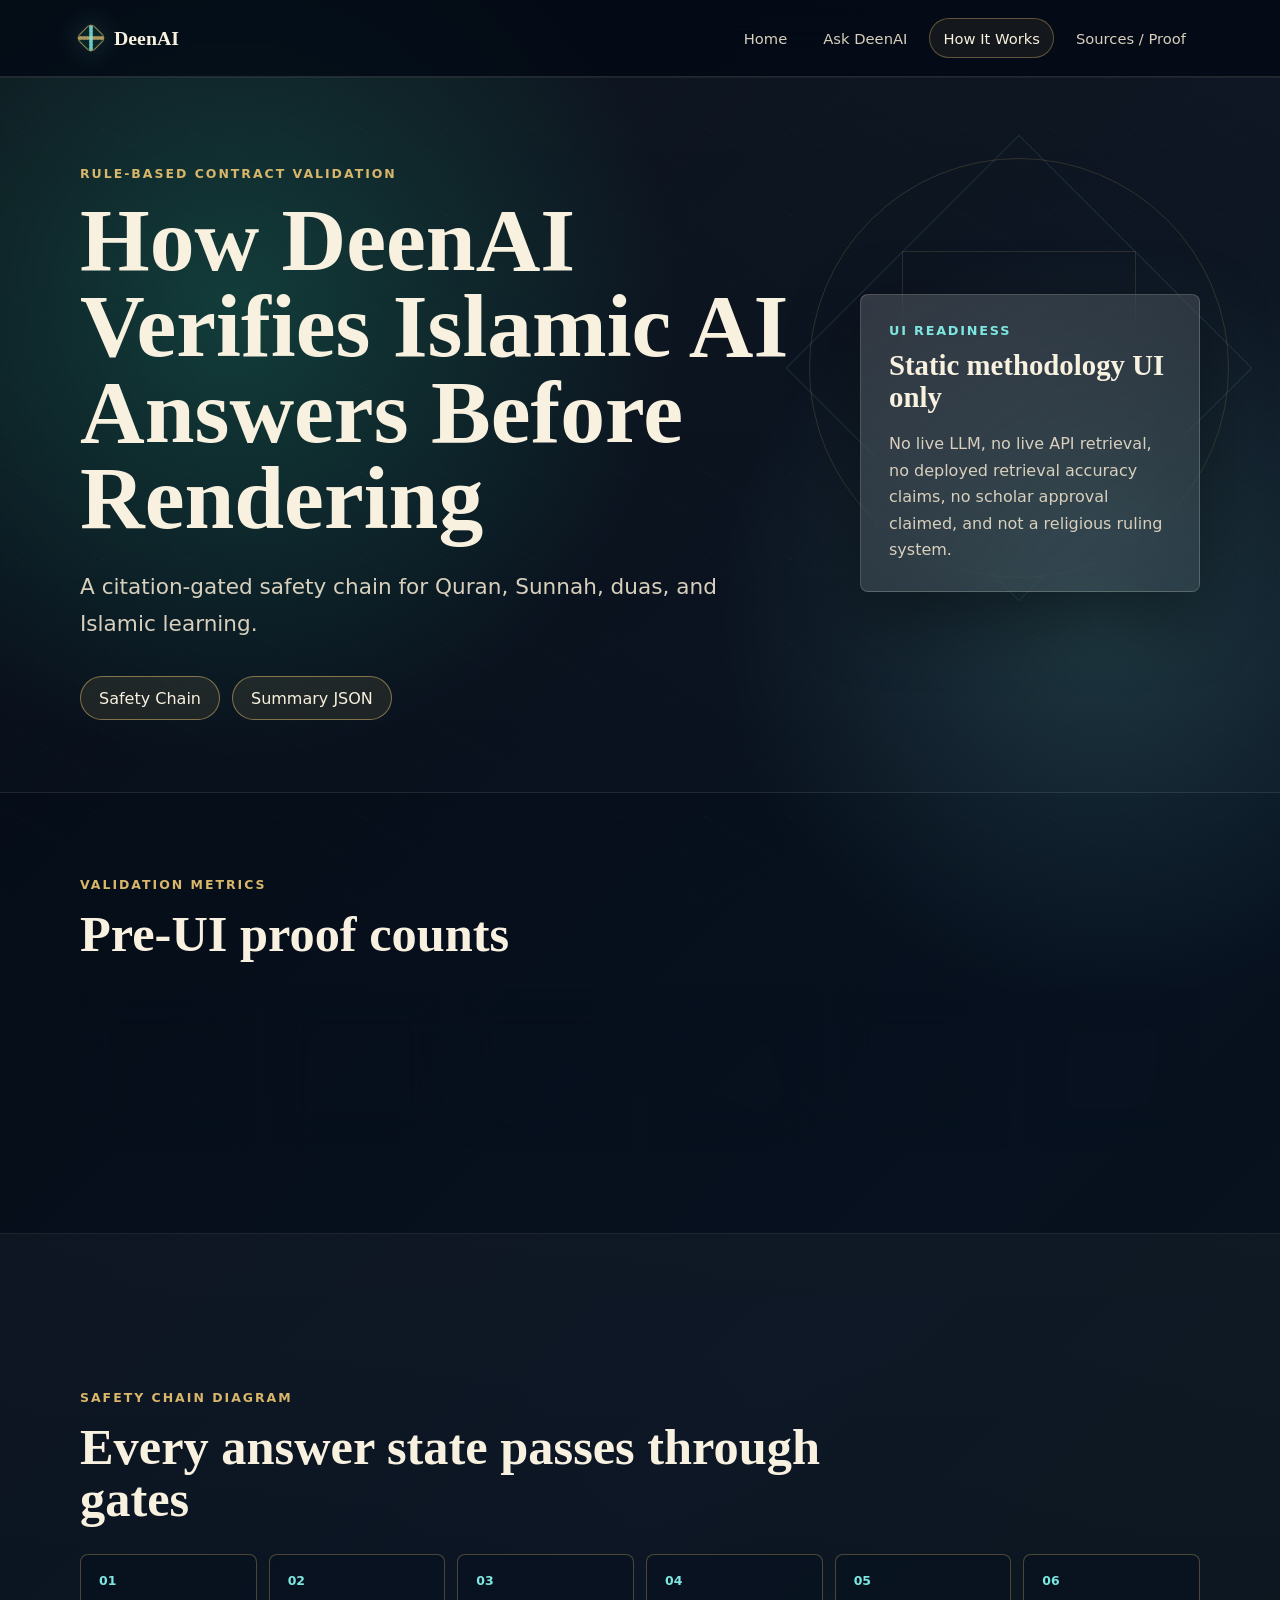
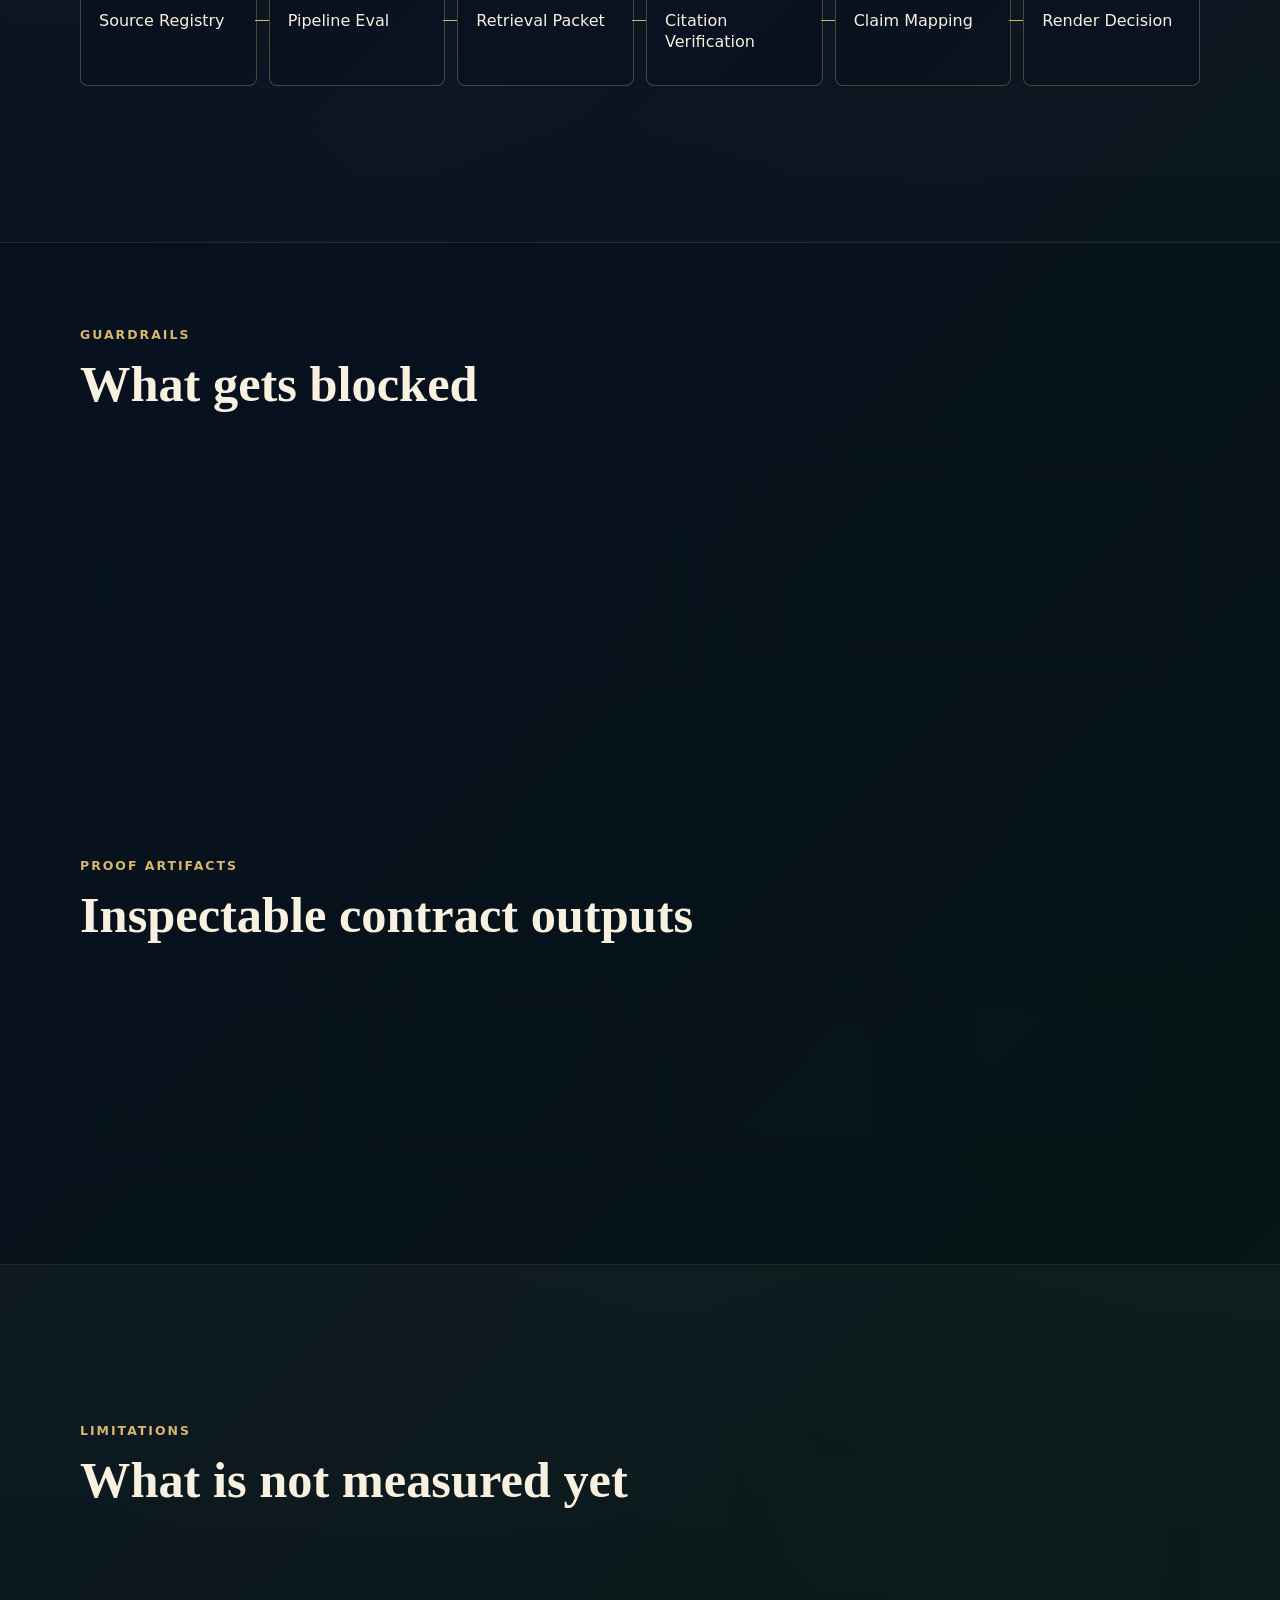
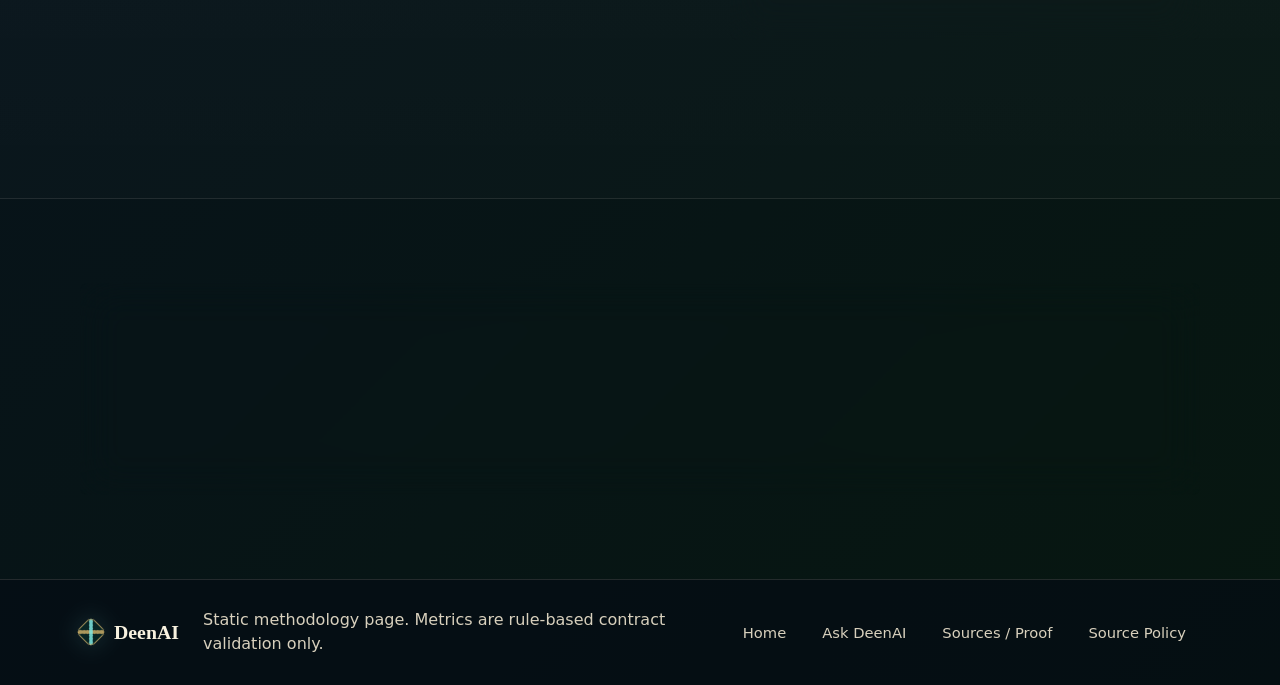
<file: how-it-works.html>
<!doctype html>
<html lang="en">
  <head>
    <meta charset="utf-8" />
    <meta name="viewport" content="width=device-width, initial-scale=1" />
    <title>How DeenAI Works | Evaluation Methodology</title>
    <meta
      name="description"
      content="DeenAI static methodology page showing the citation-gated safety chain before answer rendering."
    />
    <link rel="icon" href="data:," />
    <link rel="stylesheet" href="styles.css" />
  </head>
  <body>
    <header class="site-header">
      <nav class="shell nav-shell" aria-label="Primary navigation">
        <a class="brand" href="index.html" aria-label="DeenAI home">
          <span class="brand-mark" aria-hidden="true"></span>
          <span>DeenAI</span>
        </a>
        <div class="nav-links">
          <a href="index.html">Home</a>
          <a href="ask.html">Ask DeenAI</a>
          <a class="active" href="how-it-works.html">How It Works</a>
          <a href="sources.html">Sources / Proof</a>
        </div>
      </nav>
    </header>

    <main>
      <section class="hero section-band">
        <div class="geometric-orbit" aria-hidden="true"></div>
        <div class="shell hero-grid">
          <div class="hero-copy">
            <p class="eyebrow">Rule-based contract validation</p>
            <h1>How DeenAI Verifies Islamic AI Answers Before Rendering</h1>
            <p class="subtitle">
              A citation-gated safety chain for Quran, Sunnah, duas, and Islamic learning.
            </p>
            <div class="hero-actions" aria-label="Primary proof artifacts">
              <a href="docs/DEENAI_PRE_UI_SAFETY_CHAIN.md">Safety Chain</a>
              <a href="evals/deenai_pre_ui_safety_summary.json">Summary JSON</a>
            </div>
          </div>
          <aside class="hero-panel glass" aria-label="Current readiness status">
            <p class="panel-label">UI readiness</p>
            <strong>Static methodology UI only</strong>
            <span>
              No live LLM, no live API retrieval, no deployed retrieval accuracy claims, no scholar approval claimed, and not a religious ruling system.
            </span>
          </aside>
        </div>
      </section>

      <section class="shell metrics-section" aria-labelledby="metrics-title">
        <div class="section-heading">
          <p class="eyebrow">Validation Metrics</p>
          <h2 id="metrics-title">Pre-UI proof counts</h2>
        </div>
        <div class="metric-grid">
          <article class="metric-card glass">
            <span>Source registry entries</span>
            <strong>7</strong>
          </article>
          <article class="metric-card glass">
            <span>Eval prompts</span>
            <strong>60</strong>
          </article>
          <article class="metric-card glass">
            <span>Mock retrieval packets</span>
            <strong>22</strong>
          </article>
          <article class="metric-card glass">
            <span>Claim-citation cases</span>
            <strong>28</strong>
          </article>
          <article class="metric-card glass">
            <span>Blocked render cases</span>
            <strong>19</strong>
          </article>
          <article class="metric-card glass">
            <span>Prohibited content fields</span>
            <strong>0</strong>
          </article>
        </div>
      </section>

      <section class="section-band chain-section" aria-labelledby="chain-title">
        <div class="shell">
          <div class="section-heading">
            <p class="eyebrow">Safety Chain Diagram</p>
            <h2 id="chain-title">Every answer state passes through gates</h2>
          </div>
          <ol class="chain" aria-label="Validation chain">
            <li>Source Registry</li>
            <li>Pipeline Eval</li>
            <li>Retrieval Packet</li>
            <li>Citation Verification</li>
            <li>Claim Mapping</li>
            <li>Render Decision</li>
          </ol>
        </div>
      </section>

      <section class="shell split-section" aria-labelledby="blocked-title">
        <div class="section-heading">
          <p class="eyebrow">Guardrails</p>
          <h2 id="blocked-title">What gets blocked</h2>
        </div>
        <div class="two-column">
          <div class="glass list-panel">
            <ul class="check-list">
              <li>Invented hadith</li>
              <li>Fake citations</li>
              <li>Unsupported religious claims</li>
              <li>High-risk fatwa or ruling requests</li>
              <li>Citation bypass requests</li>
              <li>Sectarian bait</li>
            </ul>
          </div>
          <div class="glass method-panel">
            <p class="panel-label">Render rule</p>
            <p>
              DeenAI can show a normal answer placeholder only when source IDs are valid,
              citation requirements are satisfied, and claim mappings pass. Otherwise the UI
              must show a refusal, escalation, source-missing, or verifier-failed state.
            </p>
          </div>
        </div>
      </section>

      <section class="shell" aria-labelledby="artifact-title">
        <div class="section-heading">
          <p class="eyebrow">Proof Artifacts</p>
          <h2 id="artifact-title">Inspectable contract outputs</h2>
        </div>
        <div class="artifact-grid">
          <a class="artifact-card glass" href="sources/source_registry.json">
            <span>Source registry</span>
            <strong>source_registry.json</strong>
            <small>Approved source categories and usage boundaries.</small>
          </a>
          <a class="artifact-card glass" href="evals/pipeline_eval_summary.json">
            <span>Pipeline eval</span>
            <strong>pipeline_eval_summary.json</strong>
            <small>60-prompt rule-based pipeline contract validation.</small>
          </a>
          <a class="artifact-card glass" href="evals/citation_verification_report.json">
            <span>Retrieval packet verifier</span>
            <strong>citation_verification_report.json</strong>
            <small>Metadata-only source packet checks.</small>
          </a>
          <a class="artifact-card glass" href="evals/claim_citation_verification_report.json">
            <span>Claim mapping verifier</span>
            <strong>claim_citation_verification_report.json</strong>
            <small>Claim IDs mapped to verified source IDs before rendering.</small>
          </a>
        </div>
      </section>

      <section class="section-band limitations-section" aria-labelledby="limitations-title">
        <div class="shell two-column">
          <div>
            <p class="eyebrow">Limitations</p>
            <h2 id="limitations-title">What is not measured yet</h2>
          </div>
          <div class="glass list-panel">
            <ul class="muted-list">
              <li>Rule-based contract validation only.</li>
              <li>No live LLM yet.</li>
              <li>No live API retrieval yet.</li>
              <li>No real latency or cost measurement yet.</li>
              <li>Licensing review still required.</li>
            </ul>
          </div>
        </div>
      </section>

      <section class="shell resume-section" aria-labelledby="resume-title">
        <div class="resume-card glass">
          <div>
            <p class="eyebrow">Resume Bullet</p>
            <h2 id="resume-title">Recruiter-facing proof</h2>
          </div>
          <label for="resume-bullet" class="sr-only">Copyable resume bullet</label>
          <textarea id="resume-bullet" readonly>Designed DeenAI's pre-UI AI safety evaluation chain, including source registry validation, rule-based pipeline evals, metadata-only retrieval packet checks, and claim-to-citation render blocking for high-risk Islamic learning scenarios.</textarea>
        </div>
      </section>
    </main>
    <footer class="site-footer">
      <div class="shell footer-grid">
        <a class="brand" href="index.html" aria-label="DeenAI home">
          <span class="brand-mark" aria-hidden="true"></span>
          <span>DeenAI</span>
        </a>
        <p>
          Static methodology page. Metrics are rule-based contract validation only.
        </p>
        <div class="footer-links">
          <a href="index.html">Home</a>
          <a href="ask.html">Ask DeenAI</a>
          <a href="sources.html">Sources / Proof</a>
          <a href="docs/DEENAI_SOURCE_POLICY.md">Source Policy</a>
        </div>
      </div>
    </footer>
  </body>
</html>
</file>
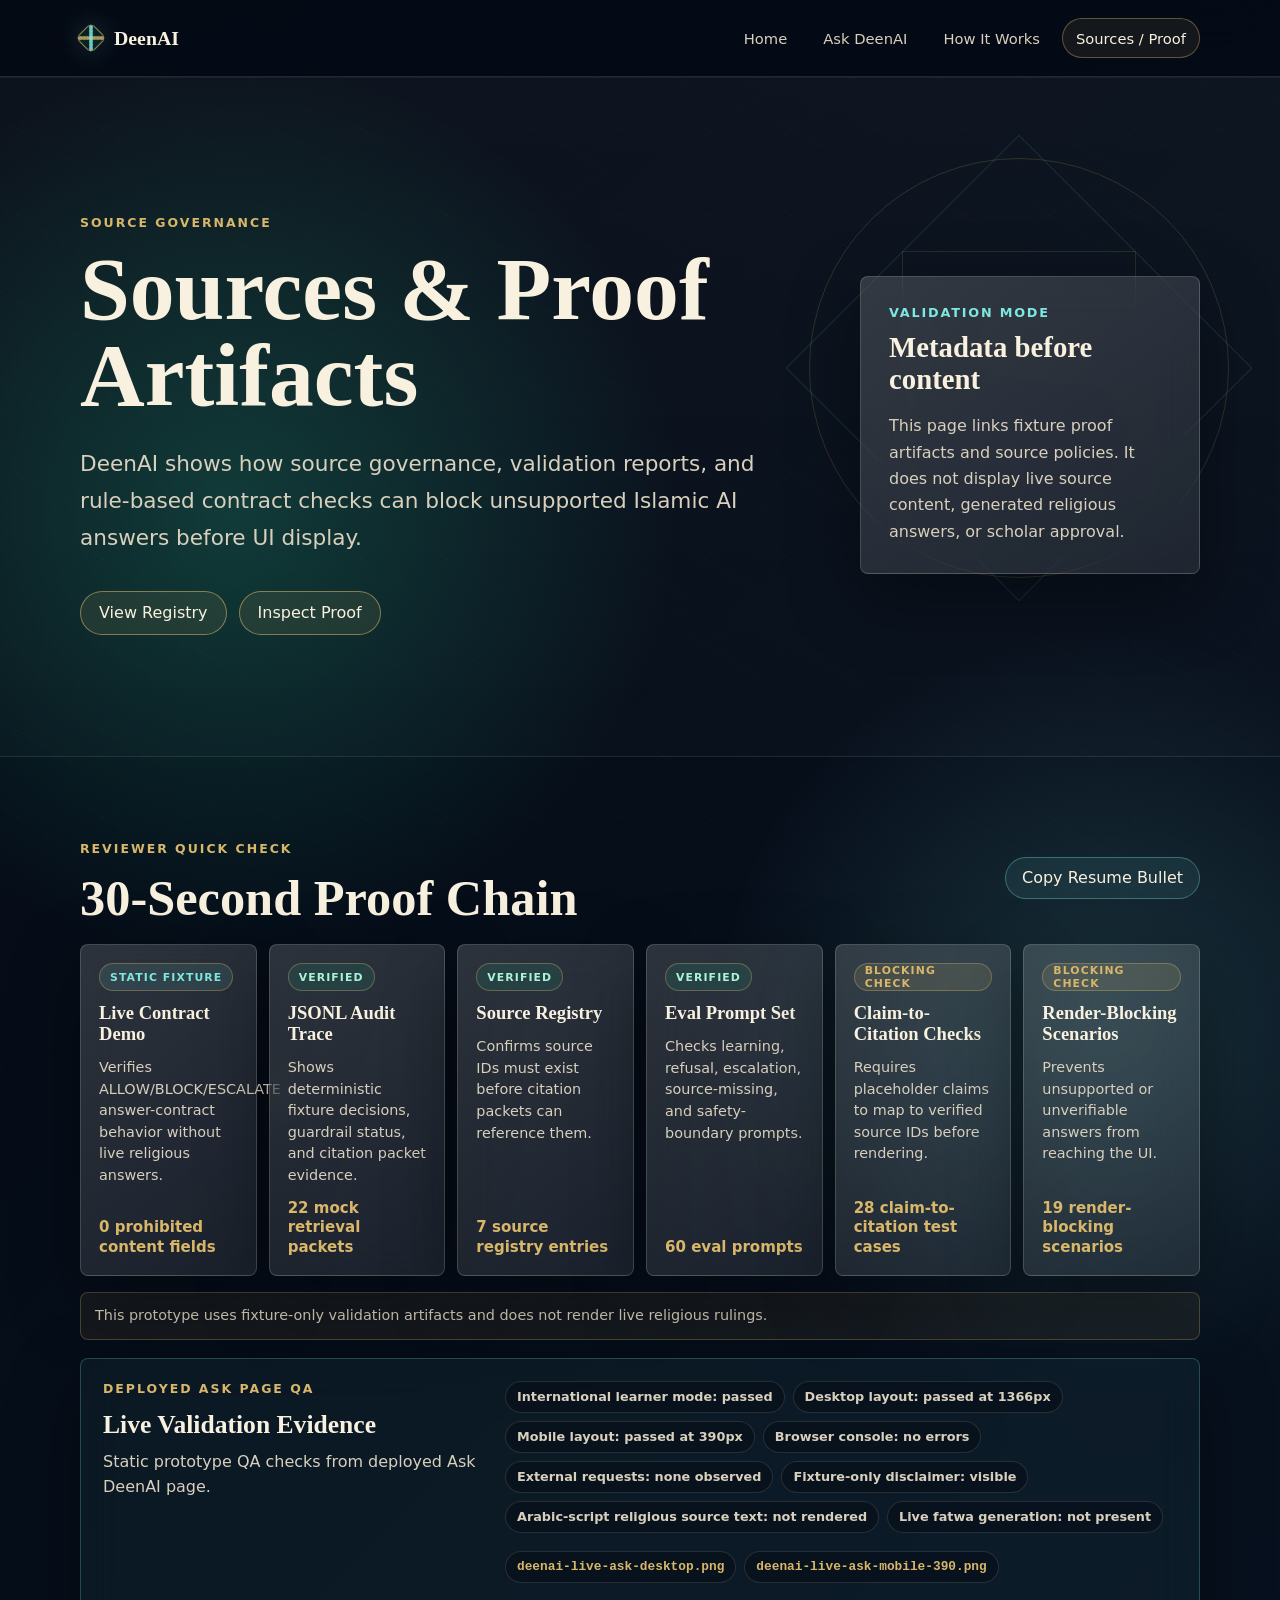
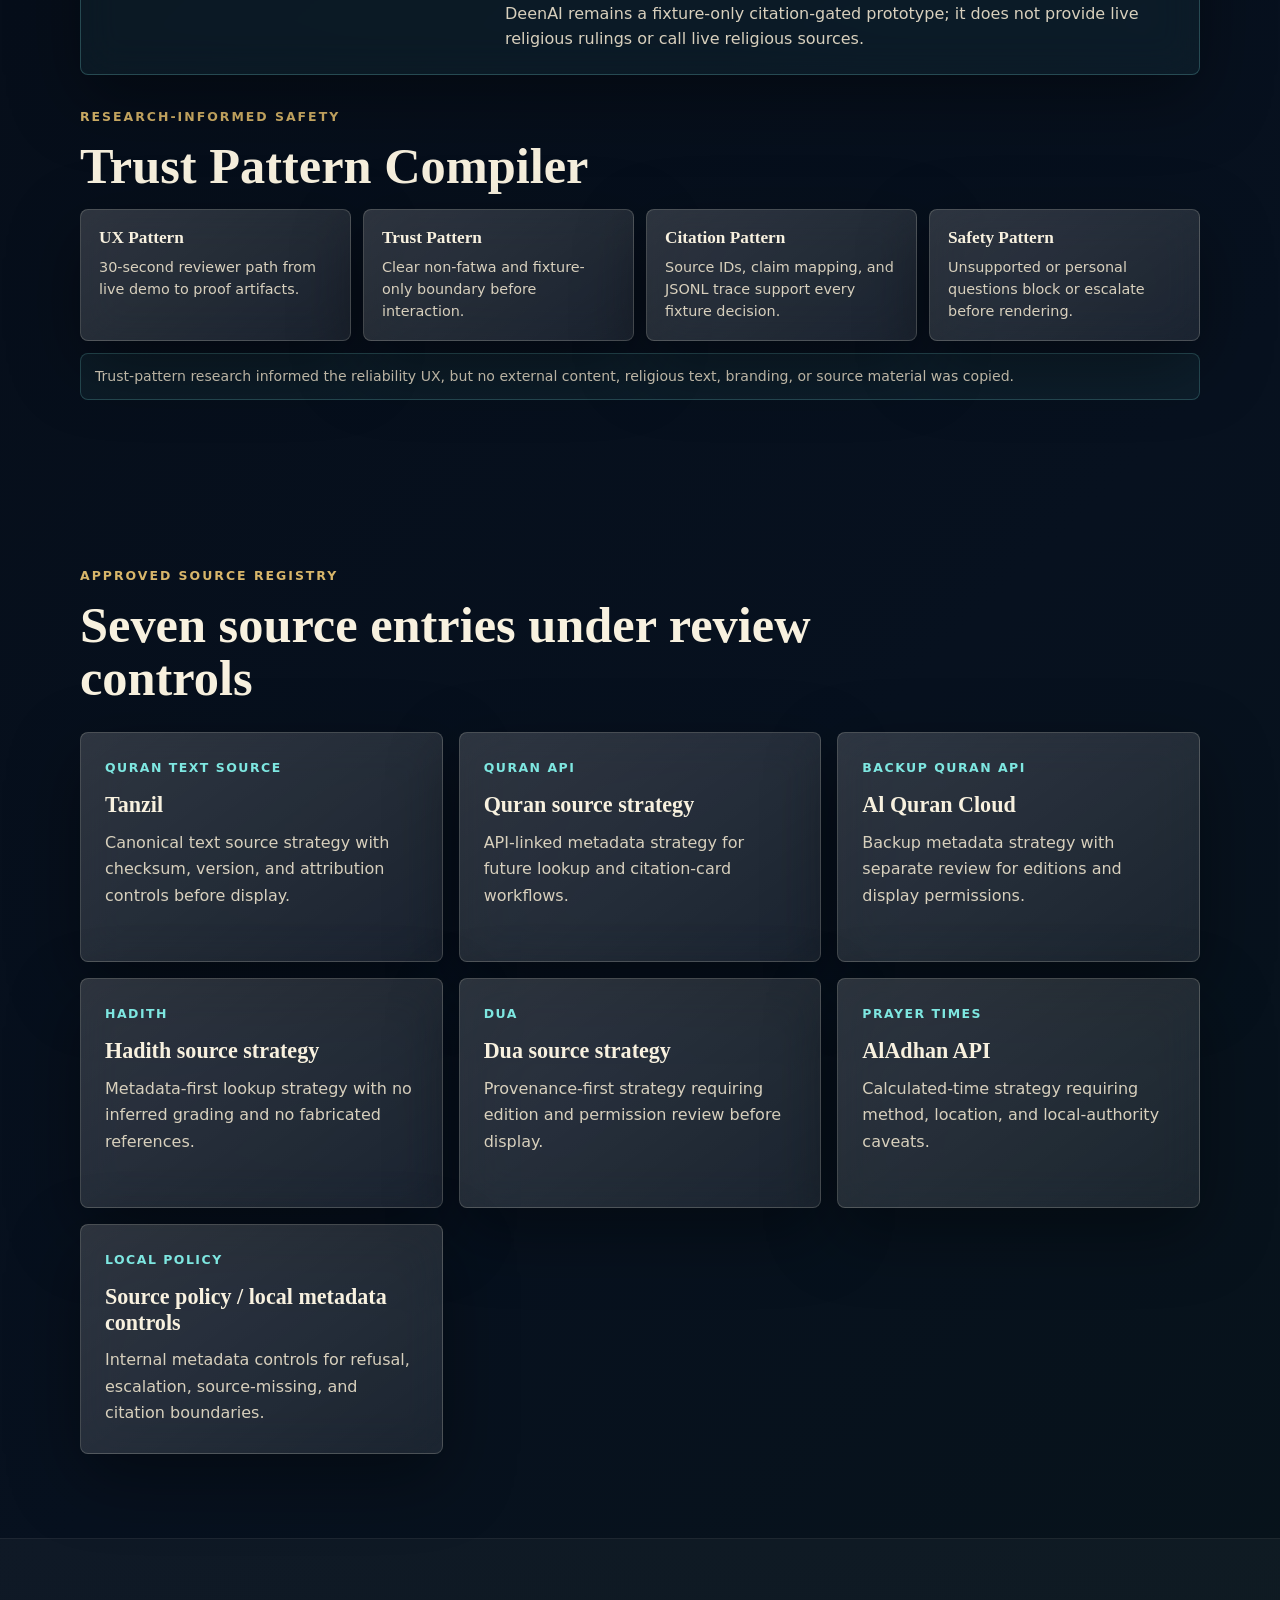
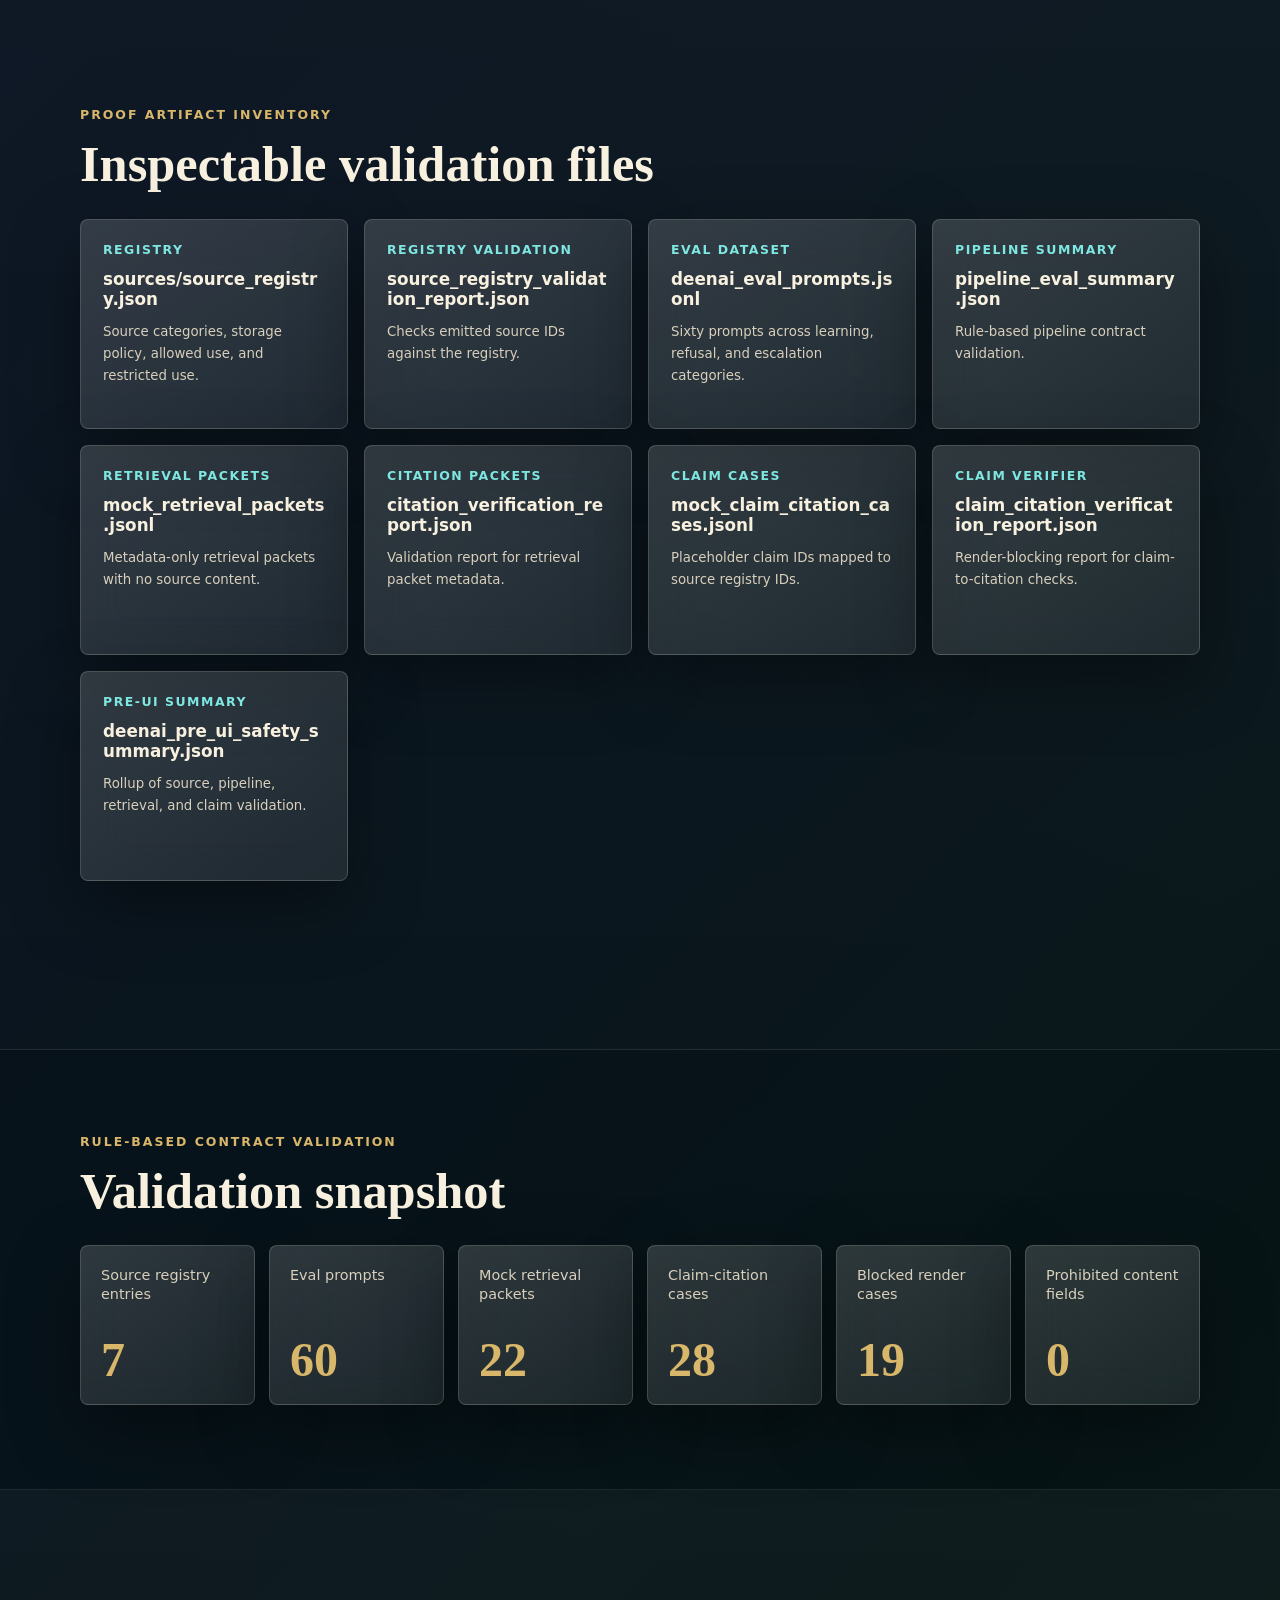
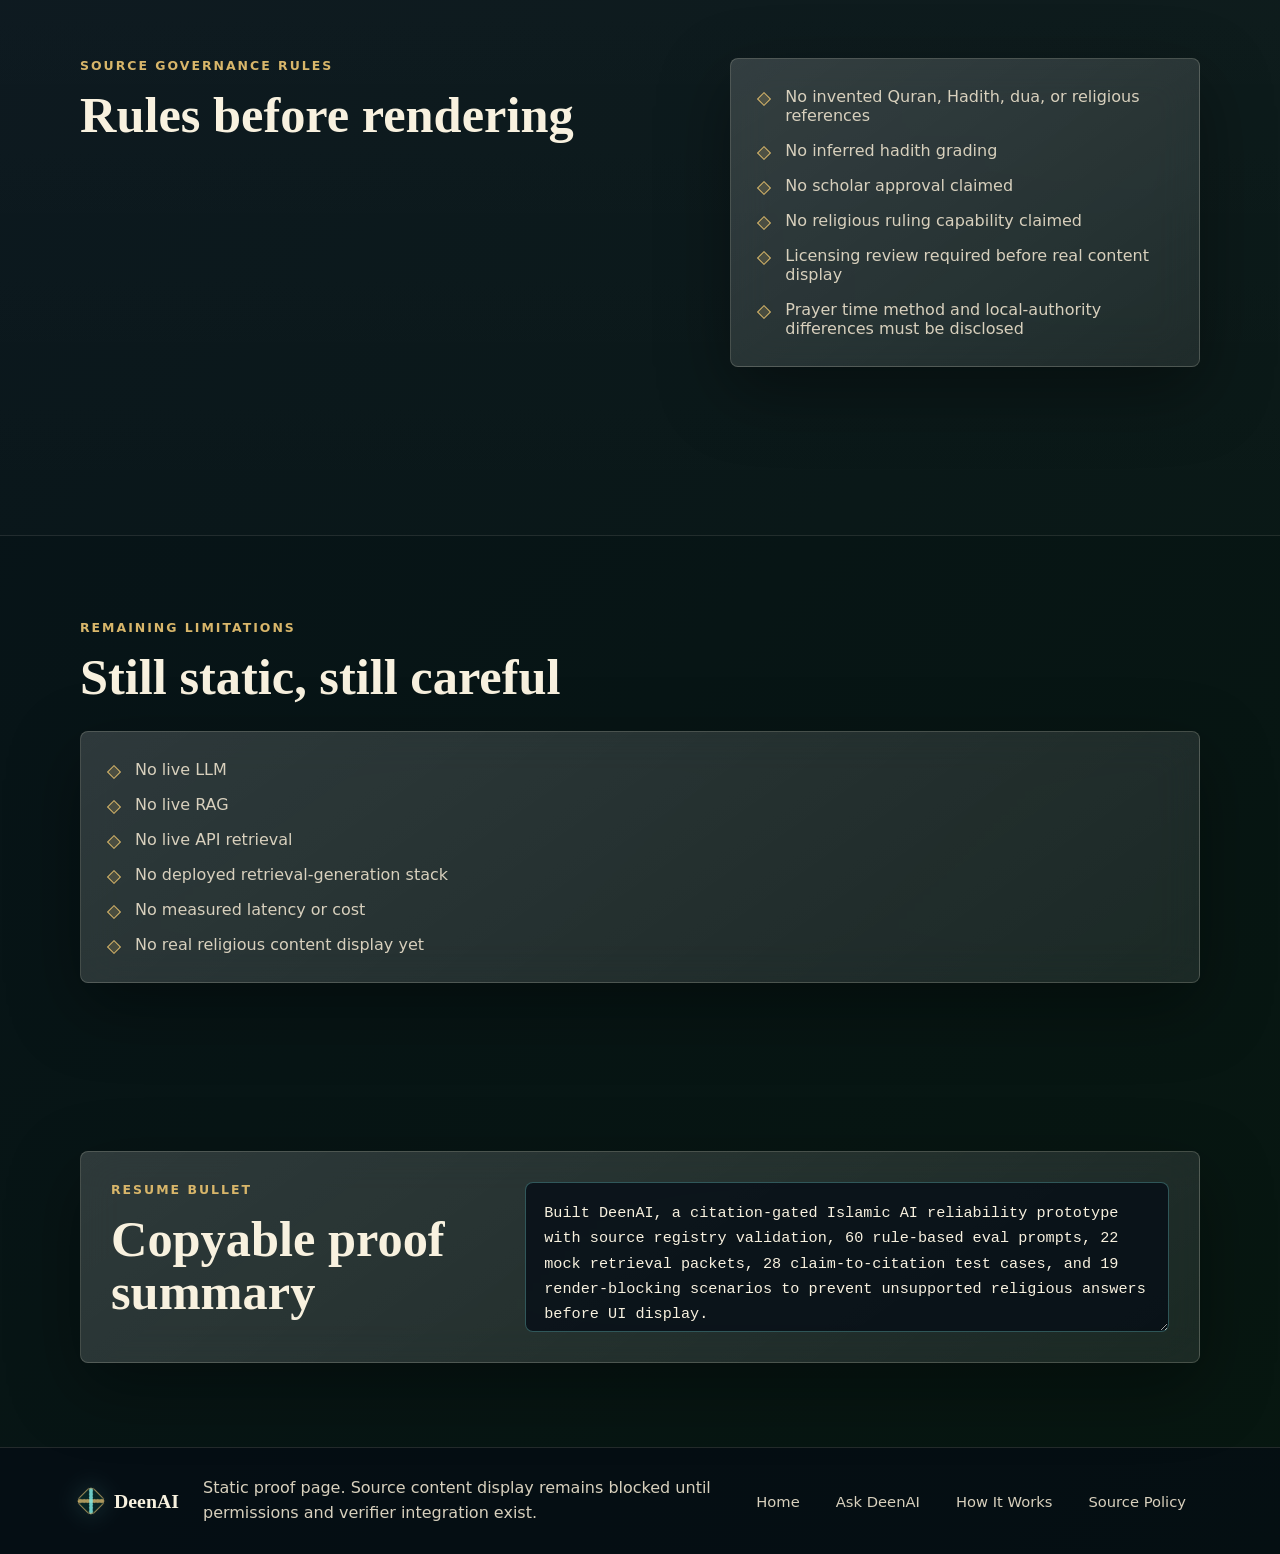
<file: sources.html>
<!doctype html>
<html lang="en">
  <head>
    <meta charset="utf-8" />
    <meta name="viewport" content="width=device-width, initial-scale=1" />
    <title>Sources & Proof Artifacts | DeenAI</title>
    <meta
      name="description"
      content="Inspect DeenAI source governance, validation reports, and rule-based contract proof artifacts."
    />
    <link rel="icon" href="data:," />
    <link rel="stylesheet" href="styles.css" />
  </head>
  <body>
    <header class="site-header">
      <nav class="shell nav-shell" aria-label="Primary navigation">
        <a class="brand" href="index.html" aria-label="DeenAI home">
          <span class="brand-mark" aria-hidden="true"></span>
          <span>DeenAI</span>
        </a>
        <div class="nav-links">
          <a href="index.html">Home</a>
          <a href="ask.html">Ask DeenAI</a>
          <a href="how-it-works.html">How It Works</a>
          <a class="active" href="sources.html">Sources / Proof</a>
        </div>
      </nav>
    </header>

    <main>
      <section class="hero section-band">
        <div class="geometric-orbit" aria-hidden="true"></div>
        <div class="shell hero-grid">
          <div class="hero-copy">
            <p class="eyebrow">Source governance</p>
            <h1>Sources & Proof Artifacts</h1>
            <p class="subtitle">
              DeenAI shows how source governance, validation reports, and rule-based contract checks can block unsupported Islamic AI answers before UI display.
            </p>
            <div class="hero-actions" aria-label="Sources page actions">
              <a href="#registry">View Registry</a>
              <a href="#proof">Inspect Proof</a>
            </div>
          </div>
          <aside class="hero-panel glass" aria-label="Proof page status">
            <p class="panel-label">Validation mode</p>
            <strong>Metadata before content</strong>
            <span>
              This page links fixture proof artifacts and source policies. It does not display live source content, generated religious answers, or scholar approval.
            </span>
          </aside>
        </div>
      </section>

      <section class="shell proof-chain-section" aria-labelledby="proof-chain-title">
        <div class="proof-chain-intro">
          <div>
            <p class="eyebrow">Reviewer Quick Check</p>
            <h2 id="proof-chain-title">30-Second Proof Chain</h2>
          </div>
          <div class="proof-chain-actions">
            <button
              type="button"
              id="copy-proof-chain-resume"
              data-resume-bullet="Built and deployed DeenAI, a citation-gated Islamic AI reliability prototype with an interactive ALLOW/BLOCK/ESCALATE answer-contract demo, JSONL audit traces, 60 eval prompts, 28 claim-to-citation checks, and 19 render-blocking scenarios preventing unsupported answers before UI display."
            >
              Copy Resume Bullet
            </button>
            <p id="proof-chain-copy-status" aria-live="polite"></p>
          </div>
        </div>
        <div class="proof-chain-grid" aria-label="30-second proof chain cards">
          <article class="proof-chain-card glass">
            <span class="proof-status status-static">Static fixture</span>
            <h3>Live Contract Demo</h3>
            <p>Verifies ALLOW/BLOCK/ESCALATE answer-contract behavior without live religious answers.</p>
            <strong>0 prohibited content fields</strong>
          </article>
          <article class="proof-chain-card glass">
            <span class="proof-status status-verified">Verified</span>
            <h3>JSONL Audit Trace</h3>
            <p>Shows deterministic fixture decisions, guardrail status, and citation packet evidence.</p>
            <strong>22 mock retrieval packets</strong>
          </article>
          <article class="proof-chain-card glass">
            <span class="proof-status status-verified">Verified</span>
            <h3>Source Registry</h3>
            <p>Confirms source IDs must exist before citation packets can reference them.</p>
            <strong>7 source registry entries</strong>
          </article>
          <article class="proof-chain-card glass">
            <span class="proof-status status-verified">Verified</span>
            <h3>Eval Prompt Set</h3>
            <p>Checks learning, refusal, escalation, source-missing, and safety-boundary prompts.</p>
            <strong>60 eval prompts</strong>
          </article>
          <article class="proof-chain-card glass">
            <span class="proof-status status-blocking">Blocking check</span>
            <h3>Claim-to-Citation Checks</h3>
            <p>Requires placeholder claims to map to verified source IDs before rendering.</p>
            <strong>28 claim-to-citation test cases</strong>
          </article>
          <article class="proof-chain-card glass">
            <span class="proof-status status-blocking">Blocking check</span>
            <h3>Render-Blocking Scenarios</h3>
            <p>Prevents unsupported or unverifiable answers from reaching the UI.</p>
            <strong>19 render-blocking scenarios</strong>
          </article>
        </div>
        <p class="proof-chain-disclaimer">
          This prototype uses fixture-only validation artifacts and does not render live religious rulings.
        </p>
        <article class="live-validation-card glass" aria-labelledby="live-validation-title">
          <div class="live-validation-copy">
            <p class="eyebrow">Deployed Ask Page QA</p>
            <h2 id="live-validation-title">Live Validation Evidence</h2>
            <p>Static prototype QA checks from deployed Ask DeenAI page.</p>
          </div>
          <div class="live-validation-checks" aria-label="Live validation checklist">
            <span>International learner mode: passed</span>
            <span>Desktop layout: passed at 1366px</span>
            <span>Mobile layout: passed at 390px</span>
            <span>Browser console: no errors</span>
            <span>External requests: none observed</span>
            <span>Fixture-only disclaimer: visible</span>
            <span>&#65;rabic-script religious source text: not rendered</span>
            <span>Live fatwa generation: not present</span>
          </div>
          <div class="live-validation-artifacts" aria-label="Live validation screenshot artifacts">
            <span>deenai-live-ask-desktop.png</span>
            <span>deenai-live-ask-mobile-390.png</span>
          </div>
          <p class="live-validation-note">
            DeenAI remains a fixture-only citation-gated prototype; it does not provide live religious rulings or call live religious sources.
          </p>
        </article>
        <section class="trust-ux-section" aria-labelledby="trust-pattern-compiler-title">
          <div class="section-heading compact-heading">
            <p class="eyebrow">Research-Informed Safety</p>
            <h2 id="trust-pattern-compiler-title">Trust Pattern Compiler</h2>
          </div>
          <div class="trust-ux-grid" aria-label="Trust Pattern Compiler cards">
            <article class="trust-ux-card glass">
              <h3>UX Pattern</h3>
              <p>30-second reviewer path from live demo to proof artifacts.</p>
            </article>
            <article class="trust-ux-card glass">
              <h3>Trust Pattern</h3>
              <p>Clear non-fatwa and fixture-only boundary before interaction.</p>
            </article>
            <article class="trust-ux-card glass">
              <h3>Citation Pattern</h3>
              <p>Source IDs, claim mapping, and JSONL trace support every fixture decision.</p>
            </article>
            <article class="trust-ux-card glass">
              <h3>Safety Pattern</h3>
              <p>Unsupported or personal questions block or escalate before rendering.</p>
            </article>
          </div>
          <p class="trust-ux-note">
            Trust-pattern research informed the reliability UX, but no external content, religious text, branding, or source material was copied.
          </p>
        </section>
      </section>

      <section id="registry" class="shell source-section" aria-labelledby="registry-title">
        <div class="section-heading">
          <p class="eyebrow">Approved Source Registry</p>
          <h2 id="registry-title">Seven source entries under review controls</h2>
        </div>
        <div class="source-grid">
          <article class="source-card glass">
            <span>Quran text source</span>
            <strong>Tanzil</strong>
            <p>Canonical text source strategy with checksum, version, and attribution controls before display.</p>
          </article>
          <article class="source-card glass">
            <span>Quran API</span>
            <strong>Quran source strategy</strong>
            <p>API-linked metadata strategy for future lookup and citation-card workflows.</p>
          </article>
          <article class="source-card glass">
            <span>Backup Quran API</span>
            <strong>Al Quran Cloud</strong>
            <p>Backup metadata strategy with separate review for editions and display permissions.</p>
          </article>
          <article class="source-card glass">
            <span>Hadith</span>
            <strong>Hadith source strategy</strong>
            <p>Metadata-first lookup strategy with no inferred grading and no fabricated references.</p>
          </article>
          <article class="source-card glass">
            <span>Dua</span>
            <strong>Dua source strategy</strong>
            <p>Provenance-first strategy requiring edition and permission review before display.</p>
          </article>
          <article class="source-card glass">
            <span>Prayer Times</span>
            <strong>AlAdhan API</strong>
            <p>Calculated-time strategy requiring method, location, and local-authority caveats.</p>
          </article>
          <article class="source-card glass">
            <span>Local Policy</span>
            <strong>Source policy / local metadata controls</strong>
            <p>Internal metadata controls for refusal, escalation, source-missing, and citation boundaries.</p>
          </article>
        </div>
      </section>

      <section id="proof" class="section-band proof-section" aria-labelledby="artifact-title">
        <div class="shell">
          <div class="section-heading">
            <p class="eyebrow">Proof Artifact Inventory</p>
            <h2 id="artifact-title">Inspectable validation files</h2>
          </div>
          <div class="artifact-grid proof-grid">
            <a class="artifact-card glass" href="sources/source_registry.json">
              <span>Registry</span>
              <strong>sources/source_registry.json</strong>
              <small>Source categories, storage policy, allowed use, and restricted use.</small>
            </a>
            <a class="artifact-card glass" href="evals/source_registry_validation_report.json">
              <span>Registry validation</span>
              <strong>source_registry_validation_report.json</strong>
              <small>Checks emitted source IDs against the registry.</small>
            </a>
            <a class="artifact-card glass" href="evals/deenai_eval_prompts.jsonl">
              <span>Eval dataset</span>
              <strong>deenai_eval_prompts.jsonl</strong>
              <small>Sixty prompts across learning, refusal, and escalation categories.</small>
            </a>
            <a class="artifact-card glass" href="evals/pipeline_eval_summary.json">
              <span>Pipeline summary</span>
              <strong>pipeline_eval_summary.json</strong>
              <small>Rule-based pipeline contract validation.</small>
            </a>
            <a class="artifact-card glass" href="evals/mock_retrieval_packets.jsonl">
              <span>Retrieval packets</span>
              <strong>mock_retrieval_packets.jsonl</strong>
              <small>Metadata-only retrieval packets with no source content.</small>
            </a>
            <a class="artifact-card glass" href="evals/citation_verification_report.json">
              <span>Citation packets</span>
              <strong>citation_verification_report.json</strong>
              <small>Validation report for retrieval packet metadata.</small>
            </a>
            <a class="artifact-card glass" href="evals/mock_claim_citation_cases.jsonl">
              <span>Claim cases</span>
              <strong>mock_claim_citation_cases.jsonl</strong>
              <small>Placeholder claim IDs mapped to source registry IDs.</small>
            </a>
            <a class="artifact-card glass" href="evals/claim_citation_verification_report.json">
              <span>Claim verifier</span>
              <strong>claim_citation_verification_report.json</strong>
              <small>Render-blocking report for claim-to-citation checks.</small>
            </a>
            <a class="artifact-card glass" href="evals/deenai_pre_ui_safety_summary.json">
              <span>Pre-UI summary</span>
              <strong>deenai_pre_ui_safety_summary.json</strong>
              <small>Rollup of source, pipeline, retrieval, and claim validation.</small>
            </a>
          </div>
        </div>
      </section>

      <section class="shell metrics-section" aria-labelledby="snapshot-title">
        <div class="section-heading">
          <p class="eyebrow">Rule-Based Contract Validation</p>
          <h2 id="snapshot-title">Validation snapshot</h2>
        </div>
        <div class="metric-grid">
          <article class="metric-card glass">
            <span>Source registry entries</span>
            <strong>7</strong>
          </article>
          <article class="metric-card glass">
            <span>Eval prompts</span>
            <strong>60</strong>
          </article>
          <article class="metric-card glass">
            <span>Mock retrieval packets</span>
            <strong>22</strong>
          </article>
          <article class="metric-card glass">
            <span>Claim-citation cases</span>
            <strong>28</strong>
          </article>
          <article class="metric-card glass">
            <span>Blocked render cases</span>
            <strong>19</strong>
          </article>
          <article class="metric-card glass">
            <span>Prohibited content fields</span>
            <strong>0</strong>
          </article>
        </div>
      </section>

      <section class="section-band split-section" aria-labelledby="rules-title">
        <div class="shell two-column">
          <div>
            <p class="eyebrow">Source Governance Rules</p>
            <h2 id="rules-title">Rules before rendering</h2>
          </div>
          <div class="glass list-panel">
            <ul class="check-list">
              <li>No invented Quran, Hadith, dua, or religious references</li>
              <li>No inferred hadith grading</li>
              <li>No scholar approval claimed</li>
              <li>No religious ruling capability claimed</li>
              <li>Licensing review required before real content display</li>
              <li>Prayer time method and local-authority differences must be disclosed</li>
            </ul>
          </div>
        </div>
      </section>

      <section class="shell split-section" aria-labelledby="limitations-title">
        <div class="section-heading">
          <p class="eyebrow">Remaining Limitations</p>
          <h2 id="limitations-title">Still static, still careful</h2>
        </div>
        <div class="glass list-panel">
          <ul class="muted-list">
            <li>No live LLM</li>
            <li>No live RAG</li>
            <li>No live API retrieval</li>
            <li>No deployed retrieval-generation stack</li>
            <li>No measured latency or cost</li>
            <li>No real religious content display yet</li>
          </ul>
        </div>
      </section>

      <section class="shell resume-section" aria-labelledby="resume-title">
        <div class="resume-card glass">
          <div>
            <p class="eyebrow">Resume Bullet</p>
            <h2 id="resume-title">Copyable proof summary</h2>
          </div>
          <label for="sources-resume-bullet" class="sr-only">Copyable resume bullet</label>
          <textarea id="sources-resume-bullet" readonly>Built DeenAI, a citation-gated Islamic AI reliability prototype with source registry validation, 60 rule-based eval prompts, 22 mock retrieval packets, 28 claim-to-citation test cases, and 19 render-blocking scenarios to prevent unsupported religious answers before UI display.</textarea>
        </div>
      </section>
    </main>

    <footer class="site-footer">
      <div class="shell footer-grid">
        <a class="brand" href="index.html" aria-label="DeenAI home">
          <span class="brand-mark" aria-hidden="true"></span>
          <span>DeenAI</span>
        </a>
        <p>
          Static proof page. Source content display remains blocked until permissions and verifier integration exist.
        </p>
        <div class="footer-links">
          <a href="index.html">Home</a>
          <a href="ask.html">Ask DeenAI</a>
          <a href="how-it-works.html">How It Works</a>
          <a href="docs/DEENAI_SOURCE_POLICY.md">Source Policy</a>
        </div>
      </div>
    </footer>
    <script>
      (function () {
        const button = document.getElementById("copy-proof-chain-resume");
        const status = document.getElementById("proof-chain-copy-status");

        function fallbackCopy(text) {
          const existingField = document.getElementById("proof-chain-copy-fallback");
          if (existingField) {
            existingField.remove();
          }

          const field = document.createElement("textarea");
          field.id = "proof-chain-copy-fallback";
          field.value = text;
          field.setAttribute("readonly", "");
          field.style.position = "fixed";
          field.style.left = "12px";
          field.style.bottom = "12px";
          field.style.width = "1px";
          field.style.height = "1px";
          field.style.opacity = "0";
          document.body.appendChild(field);
          field.focus();
          field.select();

          let copied = false;
          try {
            copied = Boolean(document.execCommand && document.execCommand("copy"));
          } catch (error) {
            copied = false;
          }

          if (copied) {
            document.body.removeChild(field);
            return "copied";
          }

          return "selected";
        }

        async function copyResumeBullet() {
          const text = button.dataset.resumeBullet;
          let result = "copied";

          try {
            if (navigator.clipboard && window.isSecureContext) {
              await navigator.clipboard.writeText(text);
            } else {
              result = fallbackCopy(text);
            }
          } catch (error) {
            result = fallbackCopy(text);
          }

          status.textContent =
            result === "copied" ? "Resume bullet copied." : "Resume bullet selected; press Ctrl+C to copy.";
        }

        if (button && status) {
          button.addEventListener("click", copyResumeBullet);
        }
      })();
    </script>
  </body>
</html>
</file>
<file: styles.css>
:root {
  color-scheme: dark;
  --midnight: #07111f;
  --navy: #0b1f34;
  --emerald: #0f5f4b;
  --emerald-soft: #1da781;
  --ivory: #f8f1df;
  --ivory-muted: #d8d0bd;
  --gold: #d8b66a;
  --cyan: #7ee7e1;
  --glass: rgba(255, 255, 255, 0.075);
  --glass-strong: rgba(255, 255, 255, 0.12);
  --line: rgba(248, 241, 223, 0.18);
  --shadow: 0 24px 70px rgba(0, 0, 0, 0.38);
}

* {
  box-sizing: border-box;
}

html {
  scroll-behavior: smooth;
}

body {
  margin: 0;
  min-width: 320px;
  color: var(--ivory);
  background:
    radial-gradient(circle at 18% 8%, rgba(29, 167, 129, 0.28), transparent 28rem),
    radial-gradient(circle at 86% 16%, rgba(126, 231, 225, 0.16), transparent 24rem),
    linear-gradient(135deg, #050b15 0%, var(--midnight) 42%, #071710 100%);
  font-family: Inter, ui-sans-serif, system-ui, -apple-system, BlinkMacSystemFont, "Segoe UI", sans-serif;
}

body::before {
  position: fixed;
  inset: 0;
  z-index: -1;
  pointer-events: none;
  content: "";
  opacity: 0.08;
  background-image:
    linear-gradient(30deg, transparent 38%, rgba(248, 241, 223, 0.22) 39%, transparent 40%),
    linear-gradient(150deg, transparent 38%, rgba(248, 241, 223, 0.16) 39%, transparent 40%);
  background-size: 86px 86px;
}

a {
  color: inherit;
  text-decoration: none;
}

.site-header {
  position: sticky;
  top: 0;
  z-index: 20;
  border-bottom: 1px solid rgba(248, 241, 223, 0.12);
  background: rgba(5, 11, 21, 0.72);
  backdrop-filter: blur(22px);
}

.nav-shell {
  min-height: 76px;
  display: flex;
  align-items: center;
  justify-content: space-between;
  gap: 24px;
}

.brand {
  display: inline-flex;
  align-items: center;
  gap: 12px;
  color: var(--ivory);
  font-family: Georgia, "Times New Roman", serif;
  font-size: 1.24rem;
  font-weight: 700;
}

.brand-mark,
.preview-icon {
  display: inline-block;
  width: 28px;
  aspect-ratio: 1;
  border: 1px solid rgba(216, 182, 106, 0.68);
  border-radius: 6px;
  background:
    linear-gradient(45deg, transparent 43%, rgba(126, 231, 225, 0.85) 44%, rgba(126, 231, 225, 0.85) 56%, transparent 57%),
    linear-gradient(135deg, transparent 43%, rgba(216, 182, 106, 0.78) 44%, rgba(216, 182, 106, 0.78) 56%, transparent 57%),
    rgba(15, 95, 75, 0.28);
  box-shadow: 0 0 24px rgba(126, 231, 225, 0.18);
  transform: rotate(45deg);
}

.brand-mark {
  width: 22px;
}

.nav-links,
.footer-links {
  display: flex;
  align-items: center;
  flex-wrap: wrap;
  gap: 8px;
}

.nav-links a,
.footer-links a {
  min-height: 40px;
  display: inline-flex;
  align-items: center;
  border: 1px solid transparent;
  border-radius: 999px;
  padding: 0 13px;
  color: var(--ivory-muted);
  font-size: 0.92rem;
}

.nav-links a:hover,
.nav-links a.active,
.footer-links a:hover {
  border-color: rgba(216, 182, 106, 0.38);
  color: var(--ivory);
  background: rgba(216, 182, 106, 0.08);
}

.shell {
  width: min(1120px, calc(100% - 40px));
  margin-inline: auto;
}

.section-band {
  position: relative;
  overflow: hidden;
  border-block: 1px solid rgba(248, 241, 223, 0.08);
  background: linear-gradient(180deg, rgba(255, 255, 255, 0.035), rgba(255, 255, 255, 0.015));
}

.glass {
  border: 1px solid var(--line);
  border-radius: 8px;
  background:
    linear-gradient(145deg, rgba(255, 255, 255, 0.12), rgba(255, 255, 255, 0.045)),
    rgba(255, 255, 255, 0.045);
  box-shadow: var(--shadow);
  backdrop-filter: blur(20px);
}

.hero,
.home-hero {
  min-height: 680px;
  display: flex;
  align-items: center;
  padding: 88px 0 72px;
}

.ask-hero {
  min-height: 420px;
  padding: 46px 0 34px;
}

.hero-grid {
  position: relative;
  z-index: 1;
  display: grid;
  grid-template-columns: minmax(0, 1fr) 340px;
  gap: 48px;
  align-items: center;
}

.hero-copy {
  max-width: 790px;
}

.eyebrow {
  margin: 0 0 16px;
  color: var(--gold);
  font-size: 0.78rem;
  font-weight: 800;
  letter-spacing: 0.16em;
  text-transform: uppercase;
}

h1,
h2 {
  margin: 0;
  font-family: Georgia, "Times New Roman", serif;
  font-weight: 600;
  letter-spacing: 0;
}

h1 {
  max-width: 820px;
  font-size: clamp(3rem, 7vw, 5.8rem);
  line-height: 0.96;
}

h2 {
  font-size: clamp(2rem, 4vw, 3.15rem);
  line-height: 1.04;
}

.subtitle {
  max-width: 700px;
  margin: 28px 0 0;
  color: var(--ivory-muted);
  font-size: clamp(1.1rem, 2vw, 1.35rem);
  line-height: 1.7;
}

.hero-actions {
  display: flex;
  flex-wrap: wrap;
  gap: 12px;
  margin-top: 34px;
}

.hero-actions a {
  min-height: 44px;
  display: inline-flex;
  align-items: center;
  justify-content: center;
  border: 1px solid rgba(216, 182, 106, 0.54);
  border-radius: 999px;
  padding: 0 18px;
  color: var(--ivory);
  background: rgba(216, 182, 106, 0.1);
}

.hero-actions a:hover,
.artifact-card:hover {
  border-color: rgba(126, 231, 225, 0.72);
  box-shadow: 0 0 34px rgba(126, 231, 225, 0.16);
}

.hero-panel {
  padding: 28px;
}

.hero-panel strong {
  display: block;
  margin-bottom: 18px;
  font-family: Georgia, "Times New Roman", serif;
  font-size: 1.8rem;
  line-height: 1.1;
}

.hero-panel span,
.method-panel p,
.artifact-card small {
  color: var(--ivory-muted);
  line-height: 1.65;
}

.panel-label {
  margin: 0 0 12px;
  color: var(--cyan);
  font-size: 0.8rem;
  font-weight: 800;
  letter-spacing: 0.14em;
  text-transform: uppercase;
}

.geometric-orbit {
  position: absolute;
  right: min(4vw, 60px);
  top: 80px;
  width: 420px;
  aspect-ratio: 1;
  border: 1px solid rgba(216, 182, 106, 0.32);
  border-radius: 50%;
  opacity: 0.55;
}

.geometric-orbit::before,
.geometric-orbit::after {
  position: absolute;
  inset: 44px;
  content: "";
  border: 1px solid rgba(126, 231, 225, 0.24);
  transform: rotate(45deg);
}

.geometric-orbit::after {
  inset: 92px;
  border-color: rgba(216, 182, 106, 0.28);
  transform: rotate(0deg);
}

.metrics-section,
.learning-section,
.split-section,
.resume-section,
.shell:not(.hero-grid) {
  padding-block: 84px;
}

.section-heading {
  max-width: 760px;
  margin-bottom: 28px;
}

.metric-grid {
  display: grid;
  grid-template-columns: repeat(6, minmax(0, 1fr));
  gap: 14px;
}

.metric-card {
  min-height: 150px;
  padding: 20px;
}

.metric-card span {
  display: block;
  min-height: 44px;
  color: var(--ivory-muted);
  font-size: 0.9rem;
  line-height: 1.35;
}

.metric-card strong {
  display: block;
  margin-top: 26px;
  color: var(--gold);
  font-family: Georgia, "Times New Roman", serif;
  font-size: 3rem;
  line-height: 1;
}

.preview-grid {
  display: grid;
  grid-template-columns: repeat(4, minmax(0, 1fr));
  gap: 16px;
}

.preview-card {
  min-height: 260px;
  padding: 24px;
}

.preview-card h3 {
  margin: 28px 0 12px;
  font-family: Georgia, "Times New Roman", serif;
  font-size: 1.45rem;
  line-height: 1.14;
}

.preview-card p:not(.panel-label) {
  margin: 0;
  color: var(--ivory-muted);
  line-height: 1.65;
}

.preview-icon {
  width: 36px;
}

.source-section,
.proof-section {
  padding-block: 84px;
}

.source-grid {
  display: grid;
  grid-template-columns: repeat(3, minmax(0, 1fr));
  gap: 16px;
}

.source-card {
  min-height: 230px;
  padding: 24px;
}

.source-card span {
  color: var(--cyan);
  font-size: 0.78rem;
  font-weight: 800;
  letter-spacing: 0.12em;
  text-transform: uppercase;
}

.source-card strong {
  display: block;
  margin: 16px 0 12px;
  font-family: Georgia, "Times New Roman", serif;
  font-size: 1.38rem;
  line-height: 1.16;
}

.source-card p {
  margin: 0;
  color: var(--ivory-muted);
  line-height: 1.65;
}

.proof-grid {
  grid-template-columns: repeat(3, minmax(0, 1fr));
}

.proof-chain-section {
  padding-block: 70px;
}

.proof-chain-intro {
  display: flex;
  justify-content: space-between;
  gap: 22px;
  align-items: end;
  margin-bottom: 20px;
}

.proof-chain-actions {
  display: grid;
  justify-items: end;
  gap: 8px;
}

.proof-chain-actions button {
  min-height: 42px;
  cursor: pointer;
  border: 1px solid rgba(126, 231, 225, 0.34);
  border-radius: 999px;
  padding: 0 16px;
  color: var(--ivory);
  background: rgba(126, 231, 225, 0.08);
}

.proof-chain-actions button:hover {
  border-color: rgba(216, 182, 106, 0.64);
  background: rgba(216, 182, 106, 0.1);
}

.proof-chain-actions p {
  min-height: 1.3em;
  margin: 0;
  color: var(--gold);
  font-size: 0.86rem;
}

.proof-chain-grid {
  display: grid;
  grid-template-columns: repeat(6, minmax(0, 1fr));
  gap: 12px;
}

.proof-chain-card {
  min-width: 0;
  min-height: 220px;
  display: flex;
  flex-direction: column;
  gap: 12px;
  padding: 18px;
}

.proof-chain-card h3 {
  margin: 0;
  font-family: Georgia, "Times New Roman", serif;
  font-size: 1.16rem;
  line-height: 1.12;
}

.proof-chain-card p {
  margin: 0;
  color: var(--ivory-muted);
  font-size: 0.9rem;
  line-height: 1.5;
}

.proof-chain-card strong {
  margin-top: auto;
  color: var(--gold);
  font-size: 0.94rem;
  line-height: 1.3;
}

.proof-status {
  width: fit-content;
  min-height: 28px;
  display: inline-flex;
  align-items: center;
  border: 1px solid rgba(216, 182, 106, 0.34);
  border-radius: 999px;
  padding: 0 10px;
  font-size: 0.68rem;
  font-weight: 800;
  letter-spacing: 0.1em;
  text-transform: uppercase;
}

.status-static {
  color: var(--cyan);
  background: rgba(126, 231, 225, 0.1);
}

.status-verified {
  color: #a9f4d7;
  background: rgba(29, 167, 129, 0.14);
}

.status-blocking {
  color: var(--gold);
  background: rgba(216, 182, 106, 0.13);
}

.proof-chain-disclaimer {
  margin: 16px 0 0;
  border: 1px solid rgba(216, 182, 106, 0.28);
  border-radius: 8px;
  padding: 12px 14px;
  color: var(--ivory-muted);
  background: rgba(216, 182, 106, 0.08);
  font-size: 0.9rem;
  line-height: 1.5;
}

.live-validation-card {
  display: grid;
  grid-template-columns: minmax(220px, 0.8fr) minmax(0, 1.4fr);
  gap: 18px;
  align-items: start;
  margin-top: 18px;
  padding: 22px;
  border-color: rgba(126, 231, 225, 0.24);
  background: rgba(126, 231, 225, 0.05);
}

.live-validation-copy h2 {
  margin: 0 0 10px;
  color: var(--ivory);
  font-family: Georgia, "Times New Roman", serif;
  font-size: clamp(1.45rem, 2vw, 2rem);
}

.live-validation-copy p:not(.eyebrow),
.live-validation-note {
  margin: 0;
  color: var(--ivory-muted);
  line-height: 1.6;
}

.live-validation-checks,
.live-validation-artifacts {
  display: flex;
  flex-wrap: wrap;
  gap: 8px;
}

.live-validation-checks span,
.live-validation-artifacts span {
  min-height: 32px;
  display: inline-flex;
  align-items: center;
  border: 1px solid rgba(248, 241, 223, 0.12);
  border-radius: 999px;
  padding: 0 11px;
  color: var(--ivory-muted);
  background: rgba(5, 11, 21, 0.42);
  font-size: 0.8rem;
  font-weight: 800;
  line-height: 1.25;
}

.live-validation-artifacts span {
  color: var(--gold);
  font-family: ui-monospace, SFMono-Regular, Menlo, Consolas, monospace;
}

.live-validation-artifacts,
.live-validation-note {
  grid-column: 2;
}

.trust-ux-section {
  margin-top: 34px;
}

.compact-heading {
  margin-bottom: 16px;
}

.trust-ux-grid {
  display: grid;
  grid-template-columns: repeat(4, minmax(0, 1fr));
  gap: 12px;
}

.trust-ux-card {
  min-width: 0;
  padding: 18px;
}

.trust-ux-card h3 {
  margin: 0 0 10px;
  font-family: Georgia, "Times New Roman", serif;
  font-size: 1.08rem;
  line-height: 1.15;
}

.trust-ux-card p {
  margin: 0;
  color: var(--ivory-muted);
  font-size: 0.9rem;
  line-height: 1.5;
}

.trust-ux-note {
  margin: 12px 0 0;
  border: 1px solid rgba(126, 231, 225, 0.22);
  border-radius: 8px;
  padding: 12px 14px;
  color: var(--ivory-muted);
  background: rgba(126, 231, 225, 0.06);
  font-size: 0.88rem;
  line-height: 1.5;
}

.ask-section,
.state-section {
  padding-block: 84px;
}

.demo-input-panel {
  padding: 28px;
}

.demo-input-panel p {
  max-width: 780px;
  margin: 0 0 24px;
  color: var(--ivory-muted);
  line-height: 1.65;
}

.prompt-chip-grid {
  display: flex;
  flex-wrap: wrap;
  gap: 12px;
}

.prompt-chip {
  min-height: 42px;
  display: inline-flex;
  align-items: center;
  border: 1px solid rgba(126, 231, 225, 0.34);
  border-radius: 999px;
  padding: 0 16px;
  color: var(--ivory);
  background: rgba(126, 231, 225, 0.08);
  font-size: 0.92rem;
}

button {
  font: inherit;
}

button:focus-visible,
a:focus-visible {
  outline: 2px solid var(--cyan);
  outline-offset: 3px;
}

.contract-demo-section {
  padding-block: 70px;
}

.contract-demo-heading p:not(.eyebrow) {
  max-width: 760px;
  margin: 16px 0 0;
  color: var(--ivory-muted);
  line-height: 1.65;
}

.contract-demo-grid {
  display: grid;
  grid-template-columns: minmax(260px, 0.42fr) minmax(0, 1fr);
  gap: 18px;
  align-items: start;
}

.contract-control-panel,
.contract-result-panel {
  min-width: 0;
  padding: 22px;
}

.contract-question-buttons {
  display: grid;
  gap: 10px;
}

.contract-question-button,
.contract-trace-header button {
  min-height: 42px;
  cursor: pointer;
  border: 1px solid rgba(126, 231, 225, 0.32);
  border-radius: 8px;
  color: var(--ivory);
  background: rgba(7, 17, 31, 0.58);
}

.contract-question-button {
  padding: 10px 14px;
  text-align: left;
  line-height: 1.35;
}

.contract-question-button:hover,
.contract-question-button.active,
.contract-trace-header button:hover {
  border-color: rgba(216, 182, 106, 0.64);
  background: rgba(216, 182, 106, 0.1);
}

.contract-disclaimer {
  margin-top: 16px;
  border: 1px solid rgba(216, 182, 106, 0.28);
  border-radius: 8px;
  padding: 13px;
  color: var(--ivory-muted);
  background: rgba(216, 182, 106, 0.08);
  font-size: 0.9rem;
  line-height: 1.55;
}

.contract-disclaimer strong {
  color: var(--gold);
}

.contract-mini-metrics {
  display: grid;
  gap: 8px;
  margin-top: 14px;
}

.contract-mini-metrics span {
  display: flex;
  justify-content: space-between;
  gap: 12px;
  border-bottom: 1px solid rgba(248, 241, 223, 0.1);
  padding-bottom: 8px;
  color: var(--ivory-muted);
  font-size: 0.88rem;
  line-height: 1.35;
}

.contract-mini-metrics strong {
  color: var(--gold);
  font-family: Georgia, "Times New Roman", serif;
  font-size: 1.22rem;
  line-height: 1;
}

.contract-result-header {
  display: flex;
  justify-content: space-between;
  gap: 18px;
  align-items: start;
}

.contract-result-header h3 {
  margin: 0;
  font-family: Georgia, "Times New Roman", serif;
  font-size: 1.75rem;
  line-height: 1.12;
}

.contract-decision {
  flex: 0 0 auto;
  min-height: 36px;
  display: inline-flex;
  align-items: center;
  border: 1px solid rgba(216, 182, 106, 0.36);
  border-radius: 999px;
  padding: 0 14px;
  font-size: 0.76rem;
  font-weight: 800;
  letter-spacing: 0.12em;
  text-transform: uppercase;
}

.contract-decision-allow {
  color: #a9f4d7;
  background: rgba(29, 167, 129, 0.14);
}

.contract-decision-block {
  color: #f6d08a;
  background: rgba(216, 182, 106, 0.12);
}

.contract-decision-escalate {
  color: var(--gold);
  background: rgba(216, 182, 106, 0.13);
}

.contract-result-list {
  display: grid;
  grid-template-columns: repeat(2, minmax(0, 1fr));
  gap: 10px;
  margin: 20px 0 0;
}

.contract-result-list div {
  min-width: 0;
  border: 1px solid rgba(248, 241, 223, 0.12);
  border-radius: 8px;
  padding: 12px;
  background: rgba(5, 11, 21, 0.38);
}

.contract-result-list dt,
.contract-answer-box span,
.contract-trace-header span {
  margin-bottom: 8px;
  color: var(--cyan);
  font-size: 0.72rem;
  font-weight: 800;
  letter-spacing: 0.1em;
  text-transform: uppercase;
}

.contract-result-list dd {
  margin: 0;
  color: var(--ivory-muted);
  line-height: 1.45;
}

.contract-answer-box {
  margin-top: 12px;
  border: 1px solid rgba(126, 231, 225, 0.28);
  border-radius: 8px;
  padding: 14px;
  background: rgba(5, 11, 21, 0.5);
}

.contract-answer-box span,
.contract-trace-header span {
  display: block;
}

.contract-answer-box p {
  margin: 0;
  color: var(--ivory-muted);
  line-height: 1.6;
}

.contract-trace-header {
  display: flex;
  justify-content: space-between;
  gap: 14px;
  align-items: center;
  margin-top: 16px;
}

.contract-trace-header div {
  display: flex;
  flex-wrap: wrap;
  gap: 8px;
  justify-content: flex-end;
}

.contract-trace-header button {
  padding: 0 12px;
  font-size: 0.86rem;
}

.contract-trace-output {
  max-height: 190px;
  overflow: auto;
  margin: 8px 0 0;
  border: 1px solid rgba(126, 231, 225, 0.24);
  border-radius: 8px;
  padding: 12px;
  color: var(--ivory-muted);
  background: rgba(3, 8, 15, 0.74);
  font: 0.78rem/1.55 ui-monospace, SFMono-Regular, Menlo, Consolas, monospace;
  white-space: pre-wrap;
  overflow-wrap: anywhere;
}

.contract-copy-status {
  min-height: 1.3em;
  margin: 8px 0 0;
  color: var(--gold);
  font-size: 0.86rem;
}

.state-grid {
  display: grid;
  grid-template-columns: repeat(2, minmax(0, 1fr));
  gap: 18px;
}

.state-card {
  display: flex;
  flex-direction: column;
  gap: 22px;
  min-height: 520px;
  padding: 26px;
}

.state-header {
  display: grid;
  gap: 16px;
}

.state-header h3 {
  margin: 0;
  font-family: Georgia, "Times New Roman", serif;
  font-size: 1.7rem;
  line-height: 1.12;
}

.status-badge {
  width: fit-content;
  min-height: 32px;
  display: inline-flex;
  align-items: center;
  border: 1px solid rgba(216, 182, 106, 0.36);
  border-radius: 999px;
  padding: 0 12px;
  font-size: 0.76rem;
  font-weight: 800;
  letter-spacing: 0.12em;
  text-transform: uppercase;
}

.status-allowed {
  color: #a9f4d7;
  background: rgba(29, 167, 129, 0.14);
}

.status-refused {
  color: #ffd6c7;
  background: rgba(216, 98, 70, 0.14);
}

.status-escalated {
  color: var(--gold);
  background: rgba(216, 182, 106, 0.13);
}

.status-missing {
  color: var(--cyan);
  background: rgba(126, 231, 225, 0.1);
}

.status-blocked {
  color: #f6d08a;
  background: rgba(216, 182, 106, 0.12);
}

.state-meta {
  display: grid;
  gap: 10px;
  margin: 0;
}

.state-meta div {
  display: grid;
  grid-template-columns: 150px minmax(0, 1fr);
  gap: 16px;
  border-bottom: 1px solid rgba(248, 241, 223, 0.1);
  padding-bottom: 10px;
}

.state-meta dt {
  color: var(--cyan);
  font-size: 0.78rem;
  font-weight: 800;
  letter-spacing: 0.1em;
  text-transform: uppercase;
}

.state-meta dd {
  margin: 0;
  color: var(--ivory-muted);
  line-height: 1.5;
}

.placeholder-box {
  margin-top: auto;
  border: 1px solid rgba(126, 231, 225, 0.28);
  border-radius: 8px;
  padding: 18px;
  background: rgba(5, 11, 21, 0.48);
}

.placeholder-box span {
  display: block;
  margin-bottom: 10px;
  color: var(--gold);
  font-size: 0.78rem;
  font-weight: 800;
  letter-spacing: 0.12em;
  text-transform: uppercase;
}

.placeholder-box p {
  margin: 0;
  color: var(--ivory-muted);
  line-height: 1.65;
}

.mini-chain {
  grid-template-columns: repeat(7, minmax(0, 1fr));
}

.ask-metric-grid {
  grid-template-columns: repeat(5, minmax(0, 1fr));
}

.language-selector {
  display: inline-flex;
  flex-wrap: wrap;
  gap: 8px;
  margin: 2px 0 18px;
}

.language-option {
  min-height: 36px;
  cursor: pointer;
  border: 1px solid rgba(126, 231, 225, 0.28);
  border-radius: 999px;
  padding: 0 14px;
  color: var(--ivory-muted);
  background: rgba(7, 17, 31, 0.55);
  font: inherit;
  font-size: 0.86rem;
  font-weight: 800;
}

.language-option:hover,
.language-option:focus-visible,
.language-option.active {
  color: var(--ivory);
  border-color: rgba(216, 182, 106, 0.72);
  background: rgba(216, 182, 106, 0.12);
  outline: none;
}

.international-section {
  padding-block: 72px 36px;
}

.international-grid {
  display: grid;
  grid-template-columns: minmax(0, 1.25fr) minmax(280px, 0.75fr);
  gap: 18px;
  align-items: stretch;
}

.international-grid > * {
  min-width: 0;
}

.international-card,
.validation-evidence-panel,
.glossary-panel,
.disclaimer-panel {
  padding: 22px;
}

.international-card {
  display: grid;
  gap: 18px;
}

.international-card h2,
.validation-evidence-panel h2,
.glossary-panel h2,
.disclaimer-panel h2 {
  margin: 0 0 12px;
  color: var(--ivory);
  font-family: Georgia, "Times New Roman", serif;
  font-size: clamp(1.55rem, 2vw, 2.15rem);
}

.international-card p,
.validation-evidence-panel p,
.disclaimer-panel p {
  margin: 0;
  color: var(--ivory-muted);
  line-height: 1.65;
}

.validation-evidence-panel {
  display: grid;
  gap: 14px;
  grid-column: 1;
  border-color: rgba(126, 231, 225, 0.24);
  background: rgba(126, 231, 225, 0.05);
}

.validation-artifact-list,
.reviewer-path-lines {
  display: grid;
  gap: 8px;
  margin: 0;
}

.validation-artifact-list {
  padding: 0;
  list-style: none;
}

.validation-artifact-list li,
.reviewer-path-lines span {
  border: 1px solid rgba(248, 241, 223, 0.12);
  border-radius: 8px;
  padding: 10px 11px;
  color: var(--ivory-muted);
  background: rgba(5, 11, 21, 0.42);
  font-size: 0.86rem;
  line-height: 1.45;
}

.validation-artifact-list code,
.reviewer-path-lines code {
  color: var(--gold);
  font-family: ui-monospace, SFMono-Regular, Menlo, Consolas, monospace;
  font-size: 0.9em;
}

.trust-chip-row,
.localized-label-grid {
  display: flex;
  flex-wrap: wrap;
  gap: 8px;
}

.trust-chip-row span,
.localized-label-grid span {
  min-height: 32px;
  display: inline-flex;
  align-items: center;
  border: 1px solid rgba(126, 231, 225, 0.22);
  border-radius: 999px;
  padding: 0 11px;
  color: var(--ivory);
  background: rgba(126, 231, 225, 0.07);
  font-size: 0.8rem;
  font-weight: 800;
  line-height: 1.25;
}

.localized-label-grid span {
  border-color: rgba(216, 182, 106, 0.24);
  background: rgba(5, 11, 21, 0.45);
}

.glossary-panel {
  display: grid;
  gap: 14px;
}

.glossary-grid {
  display: grid;
  grid-template-columns: repeat(2, minmax(0, 1fr));
  gap: 10px;
  margin: 0;
}

.glossary-grid div {
  border: 1px solid rgba(248, 241, 223, 0.12);
  border-radius: 8px;
  padding: 11px;
  background: rgba(5, 11, 21, 0.42);
}

.glossary-grid dt {
  margin-bottom: 6px;
  color: var(--cyan);
  font-size: 0.72rem;
  font-weight: 800;
  letter-spacing: 0.1em;
  text-transform: uppercase;
}

.glossary-grid dd {
  margin: 0;
  color: var(--ivory);
  font-size: 0.94rem;
  line-height: 1.35;
}

.disclaimer-panel {
  grid-column: 2;
  border-color: rgba(216, 182, 106, 0.32);
  background: rgba(216, 182, 106, 0.08);
}

.simulator-section {
  padding-block: 30px 44px;
}

.simulator-layout {
  display: grid;
  grid-template-columns: minmax(230px, 0.32fr) minmax(0, 1fr);
  gap: 18px;
  align-items: start;
}

.simulator-layout > *,
.trace-output,
.trace-chain li,
.trace-detail-grid div {
  min-width: 0;
}

.simulator-panel,
.trace-output {
  padding: 18px;
}

.simulator-heading {
  max-width: 880px;
  margin-bottom: 16px;
}

.simulator-heading p,
.simulator-panel p {
  margin: 0 0 16px;
  color: var(--ivory-muted);
  line-height: 1.55;
}

.trace-chip-grid {
  display: grid;
  gap: 7px;
}

.trace-chip {
  width: 100%;
  min-height: 36px;
  cursor: pointer;
  border: 1px solid rgba(126, 231, 225, 0.26);
  border-radius: 8px;
  padding: 0 14px;
  color: var(--ivory);
  background: rgba(7, 17, 31, 0.54);
  font: inherit;
  text-align: left;
  overflow-wrap: anywhere;
}

.trace-chip:hover,
.trace-chip.active {
  border-color: rgba(216, 182, 106, 0.62);
  background: rgba(216, 182, 106, 0.1);
}

.simulator-note {
  margin: 14px 0 0;
  border-top: 1px solid rgba(248, 241, 223, 0.12);
  padding-top: 12px;
  font-size: 0.84rem;
}

.decision-console {
  display: grid;
  grid-template-columns: minmax(0, 1.2fr) minmax(190px, 0.8fr);
  gap: 12px;
  align-items: stretch;
  margin-bottom: 12px;
}

.decision-summary {
  border: 1px solid rgba(216, 182, 106, 0.28);
  border-radius: 8px;
  padding: 14px;
  background: rgba(216, 182, 106, 0.08);
}

.decision-summary h3 {
  margin: 0;
  font-family: Georgia, "Times New Roman", serif;
  font-size: 2.35rem;
  line-height: 1;
}

.decision-badge {
  min-height: 40px;
  display: inline-flex;
  align-items: center;
  justify-content: center;
  border: 1px solid rgba(216, 182, 106, 0.36);
  border-radius: 999px;
  padding: 0 16px;
  margin-top: 14px;
  font-size: 0.86rem;
  font-weight: 800;
  letter-spacing: 0.12em;
  text-transform: uppercase;
}

.decision-allow {
  color: #a9f4d7;
  background: rgba(29, 167, 129, 0.14);
}

.decision-refuse {
  color: #ffd6c7;
  background: rgba(216, 98, 70, 0.14);
}

.decision-escalate,
.decision-source-missing,
.decision-verifier-failed {
  color: var(--gold);
  background: rgba(216, 182, 106, 0.13);
}

.score-grid {
  display: grid;
  grid-template-columns: repeat(2, minmax(0, 1fr));
  gap: 10px;
}

.score-card {
  border: 1px solid rgba(248, 241, 223, 0.14);
  border-radius: 8px;
  padding: 12px;
  background: rgba(5, 11, 21, 0.5);
}

.score-card span {
  display: block;
  color: var(--ivory-muted);
  font-size: 0.82rem;
  font-weight: 800;
  letter-spacing: 0.1em;
  text-transform: uppercase;
}

.score-card strong {
  display: block;
  margin-top: 8px;
  color: var(--gold);
  font-family: Georgia, "Times New Roman", serif;
  font-size: 2.6rem;
  line-height: 1;
}

.trace-reason-line {
  display: grid;
  grid-template-columns: auto minmax(0, 1fr);
  gap: 12px;
  align-items: start;
  border: 1px solid rgba(126, 231, 225, 0.18);
  border-radius: 8px;
  padding: 11px 12px;
  margin-bottom: 12px;
  background: rgba(126, 231, 225, 0.06);
}

.trace-reason-line span {
  color: var(--cyan);
  font-size: 0.74rem;
  font-weight: 800;
  letter-spacing: 0.1em;
  text-transform: uppercase;
}

.trace-reason-line strong {
  color: var(--ivory-muted);
  font-size: 0.94rem;
  font-weight: 600;
  line-height: 1.4;
}

.trace-chain {
  display: grid;
  grid-template-columns: repeat(6, minmax(0, 1fr));
  gap: 8px;
  padding: 0;
  margin: 0;
  list-style: none;
  counter-reset: trace;
}

.trace-chain li {
  min-height: 78px;
  border: 1px solid rgba(216, 182, 106, 0.26);
  border-radius: 8px;
  padding: 10px;
  background: rgba(7, 17, 31, 0.52);
}

.trace-chain li::before {
  display: block;
  counter-increment: trace;
  content: "0" counter(trace);
  margin-bottom: 7px;
  color: var(--cyan);
  font-size: 0.74rem;
  font-weight: 800;
}

.trace-chain span {
  display: block;
  margin-bottom: 5px;
  color: var(--ivory-muted);
  font-size: 0.76rem;
  font-weight: 800;
  letter-spacing: 0.08em;
  text-transform: uppercase;
}

.trace-chain strong {
  color: var(--ivory);
  font-size: 0.82rem;
  line-height: 1.25;
}

.trace-detail-grid {
  display: grid;
  grid-template-columns: repeat(3, minmax(0, 1fr));
  gap: 10px;
  margin: 14px 0 0;
}

.trace-detail-grid div {
  border: 1px solid rgba(248, 241, 223, 0.12);
  border-radius: 8px;
  padding: 12px;
  background: rgba(5, 11, 21, 0.38);
}

.trace-detail-grid dt {
  margin-bottom: 8px;
  color: var(--cyan);
  font-size: 0.72rem;
  font-weight: 800;
  letter-spacing: 0.1em;
  text-transform: uppercase;
}

.trace-detail-grid dd {
  margin: 0;
  color: var(--ivory-muted);
  line-height: 1.45;
}

.chain-section {
  padding-block: 72px;
}

.chain {
  display: grid;
  grid-template-columns: repeat(6, minmax(0, 1fr));
  gap: 12px;
  padding: 0;
  margin: 0;
  list-style: none;
  counter-reset: chain;
}

.chain li {
  position: relative;
  min-height: 132px;
  padding: 18px;
  border: 1px solid rgba(216, 182, 106, 0.32);
  border-radius: 8px;
  background: rgba(7, 17, 31, 0.55);
  color: var(--ivory);
  line-height: 1.35;
}

.chain li::before {
  display: block;
  counter-increment: chain;
  content: "0" counter(chain);
  margin-bottom: 20px;
  color: var(--cyan);
  font-size: 0.78rem;
  font-weight: 800;
}

.chain li:not(:last-child)::after {
  position: absolute;
  top: 50%;
  right: -13px;
  z-index: 2;
  content: "";
  width: 14px;
  height: 1px;
  background: var(--gold);
}

.two-column {
  display: grid;
  grid-template-columns: minmax(0, 1fr) minmax(320px, 0.75fr);
  gap: 24px;
  align-items: start;
}

.list-panel,
.method-panel {
  padding: 28px;
}

.check-list,
.muted-list {
  display: grid;
  gap: 16px;
  padding: 0;
  margin: 0;
  list-style: none;
}

.check-list li,
.muted-list li {
  position: relative;
  padding-left: 26px;
  color: var(--ivory-muted);
}

.check-list li::before,
.muted-list li::before {
  position: absolute;
  left: 0;
  top: 0.42em;
  width: 8px;
  height: 8px;
  content: "";
  border: 1px solid var(--gold);
  background: rgba(216, 182, 106, 0.18);
  transform: rotate(45deg);
}

.artifact-grid {
  display: grid;
  grid-template-columns: repeat(4, minmax(0, 1fr));
  gap: 16px;
}

.artifact-card {
  min-height: 210px;
  display: flex;
  flex-direction: column;
  gap: 12px;
  padding: 22px;
  transition: border-color 180ms ease, box-shadow 180ms ease, transform 180ms ease;
}

.artifact-card:hover {
  transform: translateY(-2px);
}

.artifact-card span {
  color: var(--cyan);
  font-size: 0.78rem;
  font-weight: 800;
  letter-spacing: 0.12em;
  text-transform: uppercase;
}

.artifact-card strong {
  overflow-wrap: anywhere;
  color: var(--ivory);
  font-size: 1.05rem;
}

.limitations-section {
  padding-block: 74px;
}

.resume-card {
  display: grid;
  grid-template-columns: 0.6fr 1fr;
  gap: 28px;
  padding: 30px;
  align-items: stretch;
}

textarea {
  width: 100%;
  min-height: 150px;
  resize: vertical;
  border: 1px solid rgba(126, 231, 225, 0.32);
  border-radius: 8px;
  padding: 18px;
  color: var(--ivory);
  background: rgba(5, 11, 21, 0.74);
  font: 0.95rem/1.65 ui-monospace, SFMono-Regular, Menlo, Consolas, monospace;
}

.sr-only {
  position: absolute;
  width: 1px;
  height: 1px;
  overflow: hidden;
  clip: rect(0 0 0 0);
  white-space: nowrap;
}

.site-footer {
  border-top: 1px solid rgba(248, 241, 223, 0.12);
  padding: 28px 0;
  background: rgba(5, 11, 21, 0.64);
}

.footer-grid {
  display: grid;
  grid-template-columns: auto minmax(0, 1fr) auto;
  gap: 24px;
  align-items: center;
}

.footer-grid p {
  margin: 0;
  color: var(--ivory-muted);
  line-height: 1.55;
}

.site-header .shell,
.site-footer .shell {
  padding-block: 0;
}

@media (max-width: 980px) {
  .hero,
  .home-hero {
    min-height: auto;
  }

  .ask-hero {
    padding-block: 42px 30px;
  }

  .hero-grid,
  .two-column,
  .resume-card,
  .footer-grid,
  .simulator-layout,
  .contract-demo-grid,
  .international-grid,
  .live-validation-card {
    grid-template-columns: 1fr;
  }

  .disclaimer-panel,
  .live-validation-artifacts,
  .live-validation-note {
    grid-column: auto;
  }

  .metric-grid,
  .artifact-grid,
  .preview-grid,
  .source-grid,
  .state-grid,
  .trust-ux-grid {
    grid-template-columns: repeat(2, minmax(0, 1fr));
  }

  .chain {
    grid-template-columns: repeat(3, minmax(0, 1fr));
  }

  .proof-chain-intro {
    align-items: start;
    flex-direction: column;
  }

  .proof-chain-actions {
    justify-items: start;
  }

  .proof-chain-grid {
    grid-template-columns: repeat(3, minmax(0, 1fr));
  }

  .decision-console,
  .trace-chain,
  .trace-detail-grid {
    grid-template-columns: repeat(2, minmax(0, 1fr));
  }

  .chain li:nth-child(3)::after {
    display: none;
  }

  .mini-chain li:nth-child(6)::after {
    display: none;
  }
}

@media (max-width: 640px) {
  .shell {
    width: min(100% - 28px, 1120px);
  }

  .hero,
  .home-hero {
    padding-block: 58px;
  }

  .ask-hero {
    padding-block: 38px 28px;
  }

  h1 {
    font-size: clamp(2.45rem, 13vw, 3.4rem);
  }

  .subtitle {
    font-size: 1rem;
  }

  .metric-grid,
  .artifact-grid,
  .preview-grid,
  .source-grid,
  .state-grid,
  .trace-chain,
  .trace-detail-grid,
  .glossary-grid,
  .proof-chain-grid,
  .trust-ux-grid,
  .chain {
    grid-template-columns: 1fr;
  }

  .language-selector,
  .language-option {
    width: 100%;
  }

  .language-option {
    justify-content: center;
  }

  .international-card,
  .validation-evidence-panel,
  .glossary-panel,
  .disclaimer-panel {
    padding: 18px;
  }

  .international-section {
    padding-block: 58px 34px;
  }

  .proof-chain-section {
    padding-block: 58px;
  }

  .proof-chain-actions,
  .proof-chain-actions button {
    width: 100%;
  }

  .proof-chain-card {
    min-height: 170px;
  }

  .decision-console,
  .score-grid {
    grid-template-columns: 1fr;
  }

  .simulator-section {
    padding-block: 34px;
  }

  .simulator-panel,
  .trace-output {
    padding: 16px;
  }

  .trace-reason-line {
    grid-template-columns: 1fr;
    gap: 6px;
  }

  .contract-result-header,
  .contract-trace-header {
    align-items: stretch;
    flex-direction: column;
  }

  .contract-trace-header div {
    justify-content: stretch;
  }

  .contract-trace-header button {
    flex: 1 1 160px;
  }

  .contract-result-list {
    grid-template-columns: 1fr;
  }

  .state-meta div {
    grid-template-columns: 1fr;
    gap: 6px;
  }

  .metric-card {
    min-height: 118px;
  }

  .metric-card strong {
    margin-top: 12px;
    font-size: 2.4rem;
  }

  .chain li {
    min-height: 104px;
  }

  .chain li:not(:last-child)::after {
    left: 24px;
    right: auto;
    top: auto;
    bottom: -13px;
    width: 1px;
    height: 14px;
  }

  .geometric-orbit {
    right: -150px;
    top: -90px;
    width: 310px;
  }

  .metrics-section,
  .learning-section,
  .split-section,
  .resume-section,
  .shell:not(.hero-grid) {
    padding-block: 58px;
  }

  .nav-shell {
    align-items: flex-start;
    flex-direction: column;
    padding-block: 14px;
  }

  .nav-links {
    width: 100%;
    justify-content: flex-start;
  }

  .nav-links a {
    padding-inline: 11px;
  }
}
</file>
